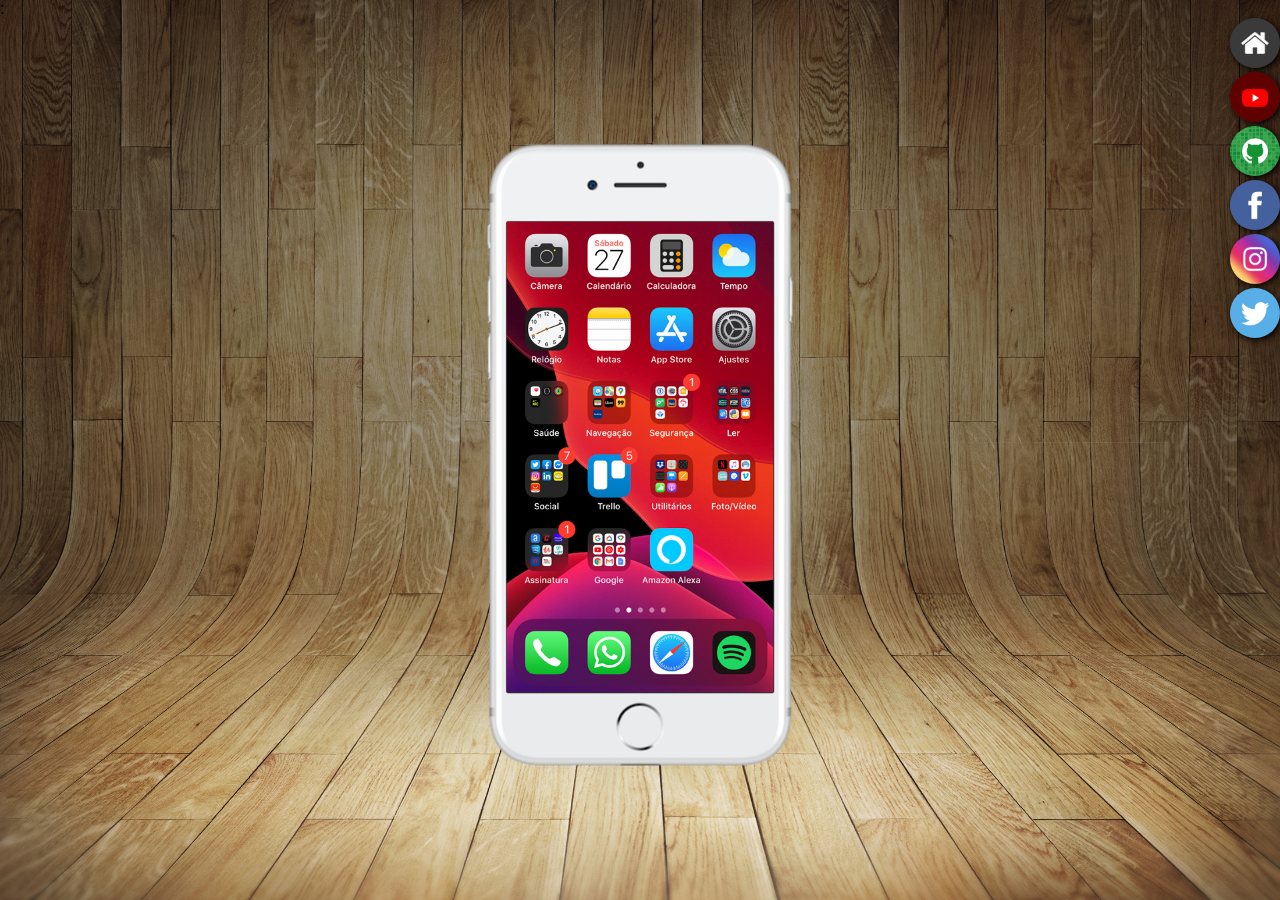
<file: index.html>
<!DOCTYPE html>
<html lang="pt-br">
<head>
    <meta charset="UTF-8">
    <meta http-equiv="X-UA-Compatible" content="IE=edge">
    <meta name="viewport" content="width=device-width, initial-scale=1.0">
    <link rel="shortcut icon" href="imagens/favicon.ico" type="image/x-icon">
    <link rel="stylesheet" href="estilos/style.css">:
    <title>Document</title>
</head>
<body>
    <main>
        <section id= telefone>
            <iframe src="home.html" frameborder="0" name="tela" id="tela"></iframe>
        </section>
        <section id="redes-sociais">
            <a href="home.html" target="tela"><img src="imagens/logo-home.jpg" alt=""></a> <br>
            <a href="youtube.html" target="tela"><img src="imagens/logo-youtube.jpg" alt=""></a> <br>
            <a href="Github.html" target="tela"><img src="imagens/logo-github.jpg" alt=""></a> <br>
            <a href="Facebook.html" target="tela"><img src="imagens/logo-facebook.jpg" alt=""></a> <br>
            <a href="Instagram.html" target="tela"><img src="imagens/logo-instagram.jpg" alt=""></a> <br>
            <a href="twitter.html" target="tela"><img src="imagens/logo-twitter.jpg" alt=""></a>
        </section>
    </main>
</body>
</html>
</file>
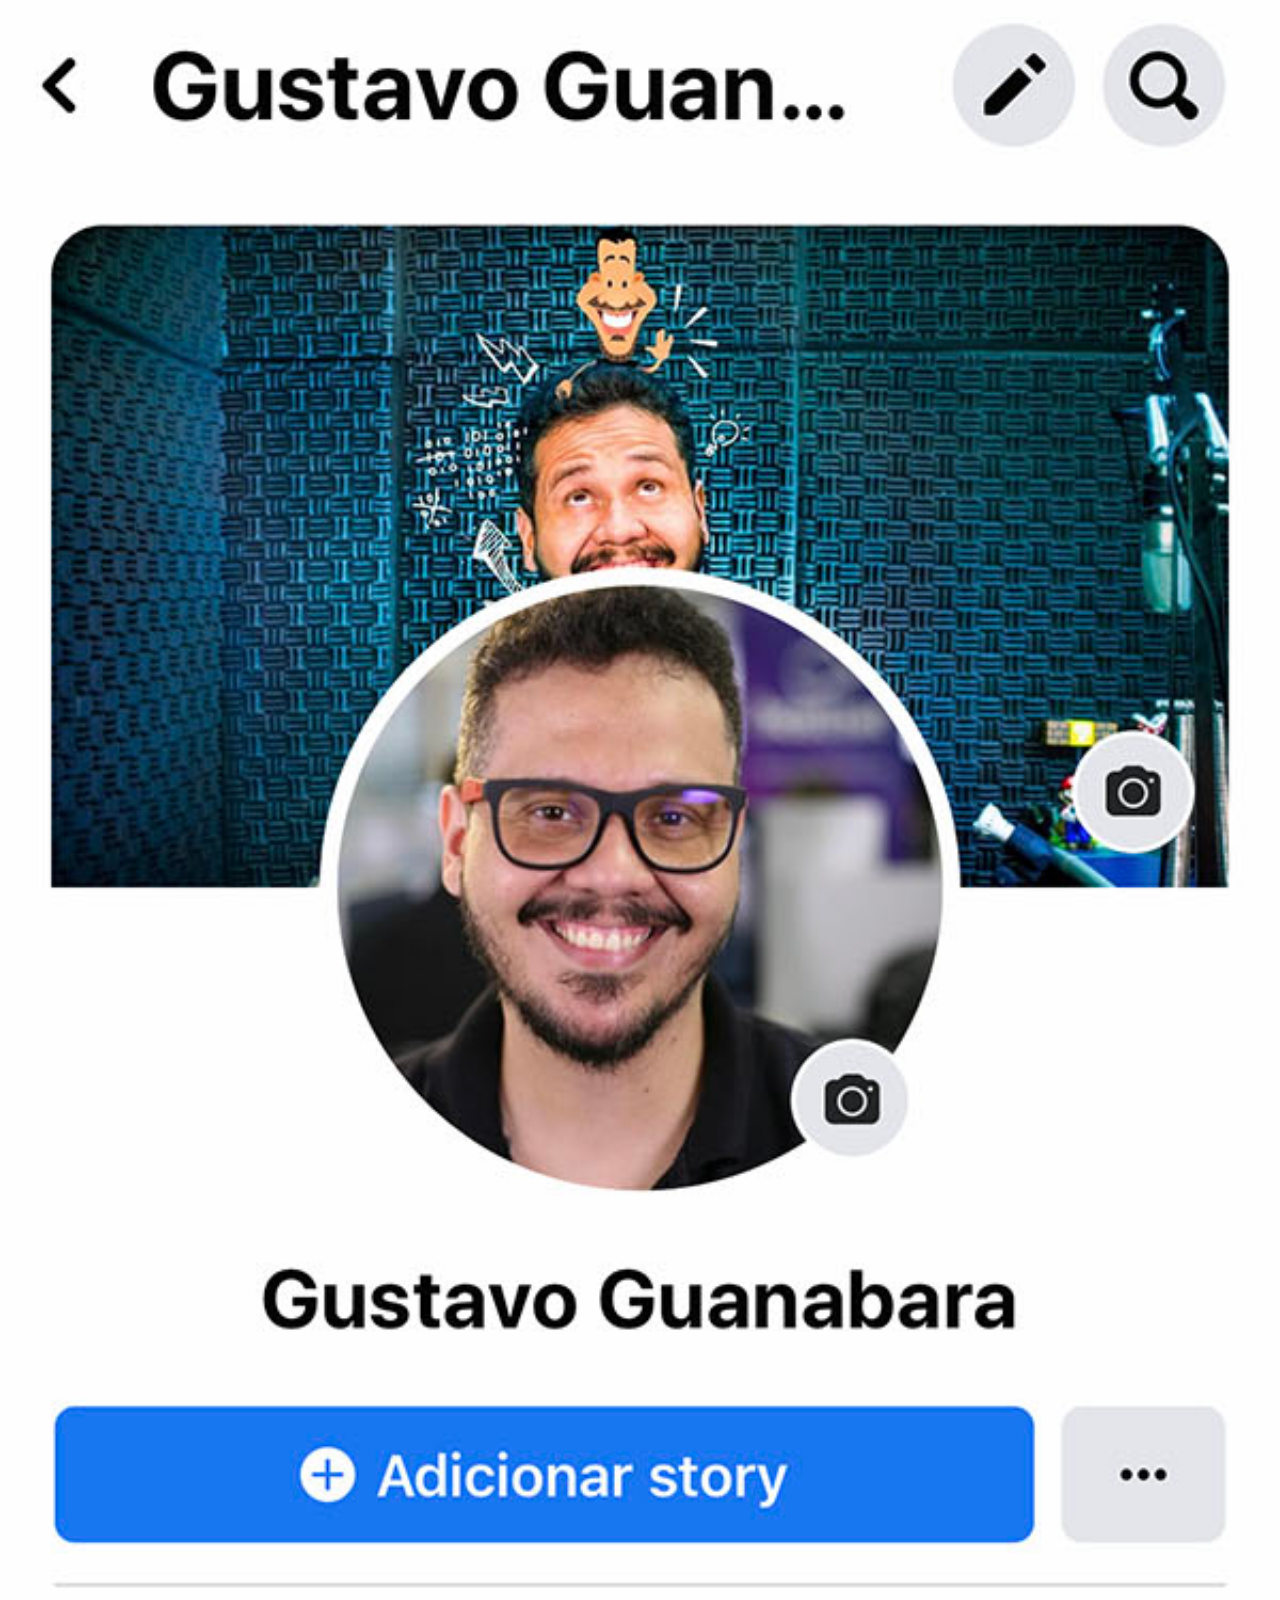
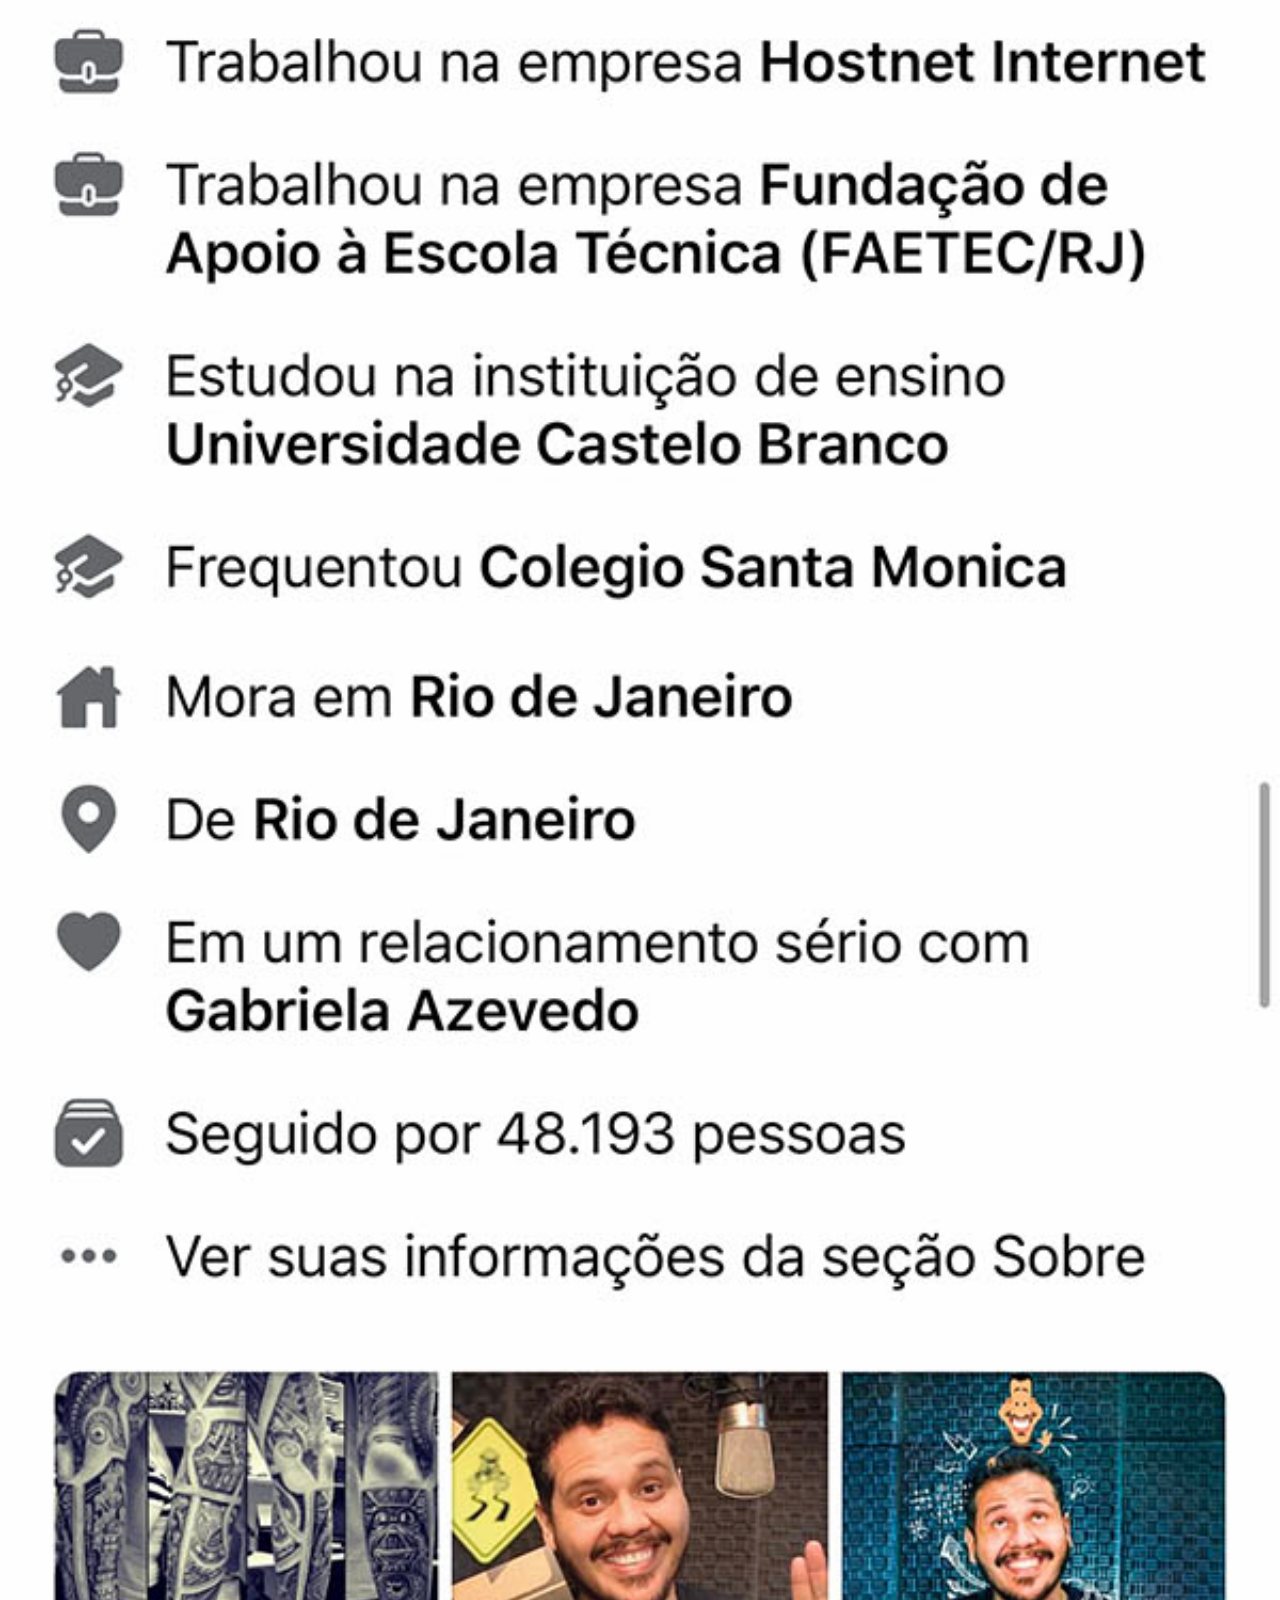
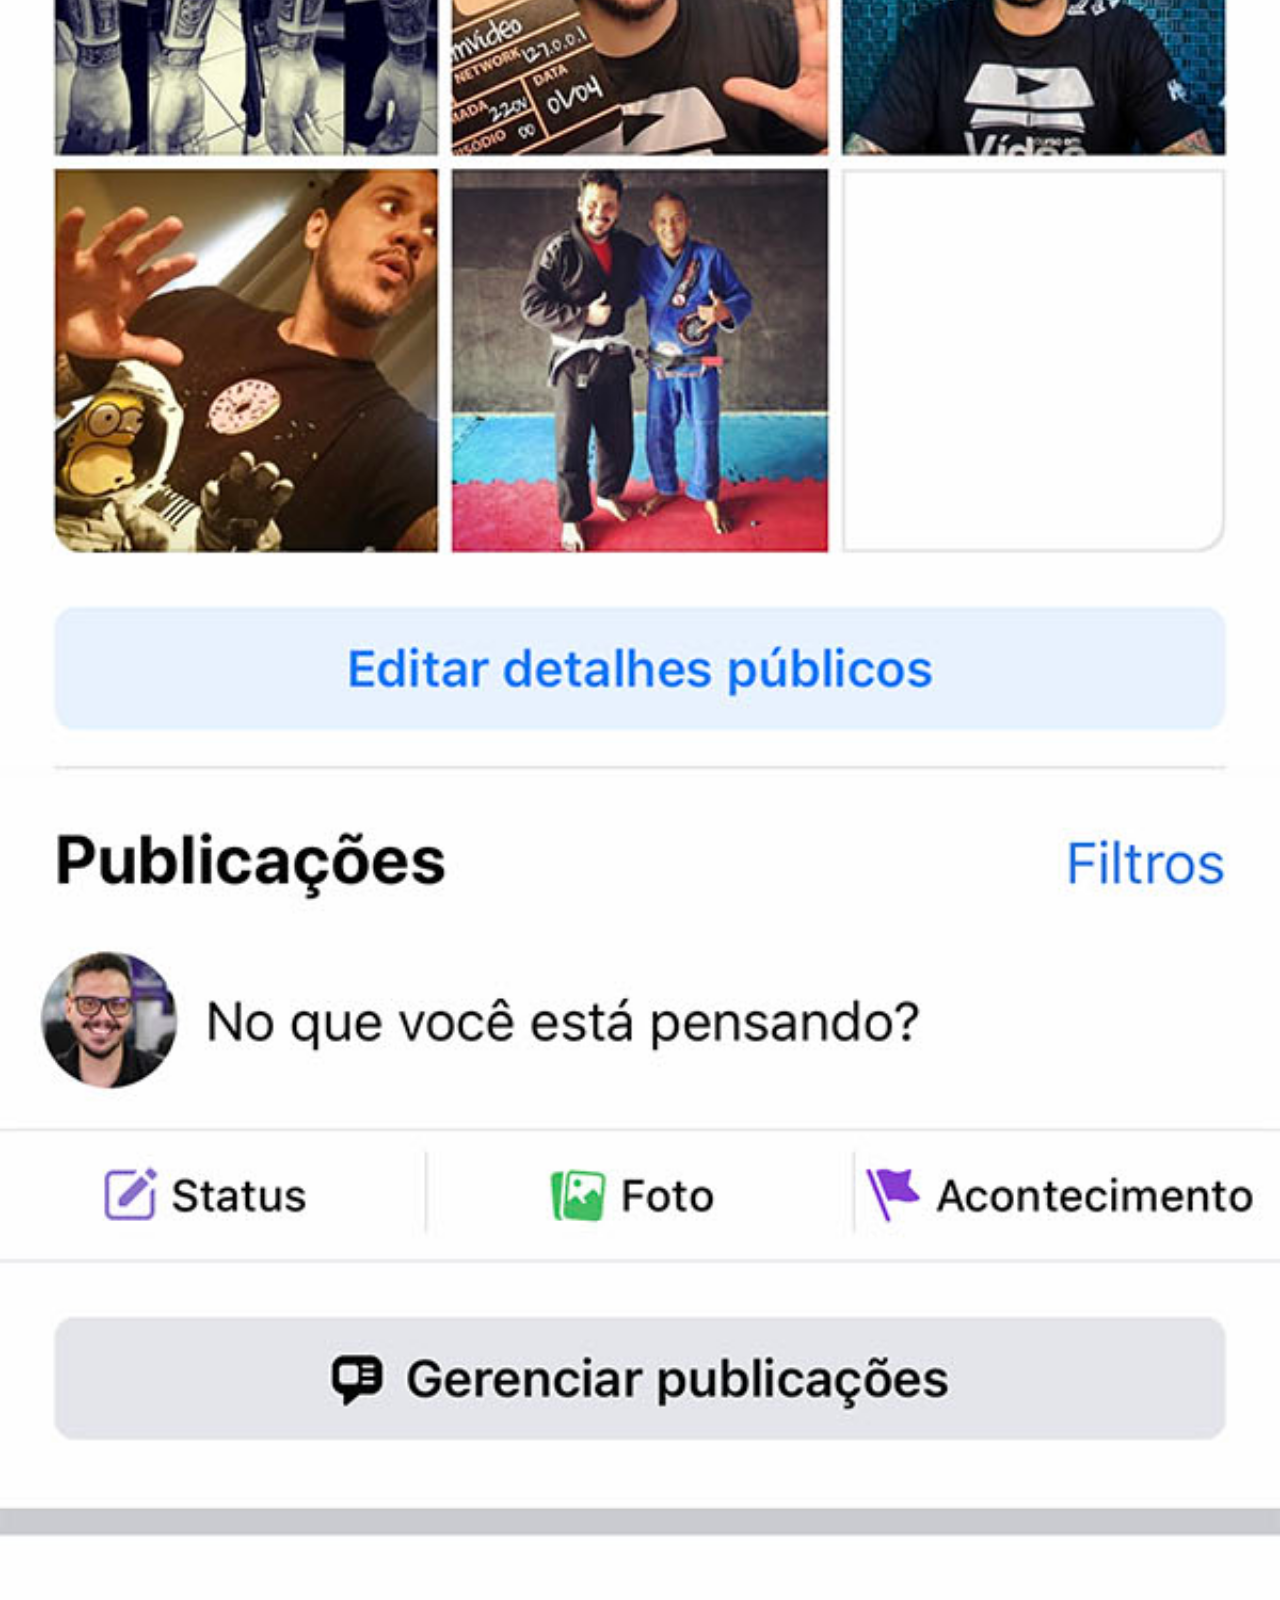
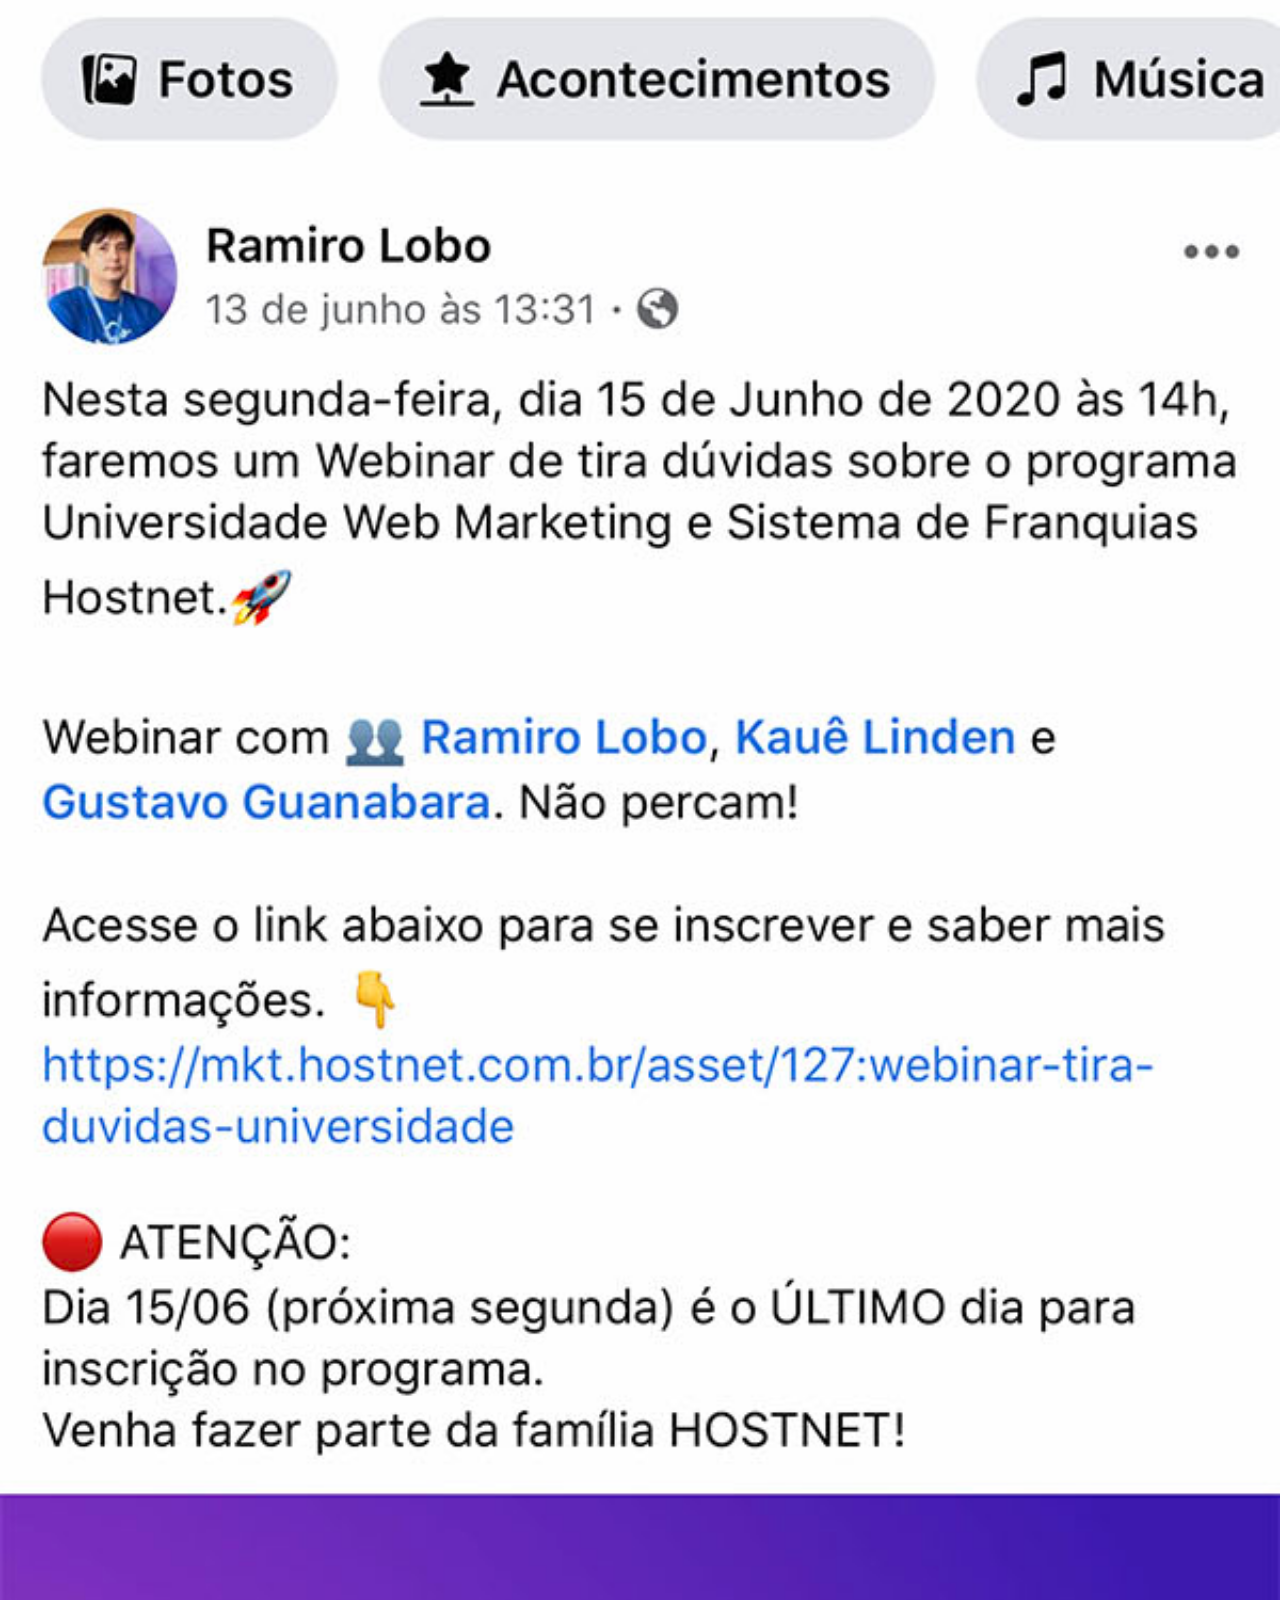
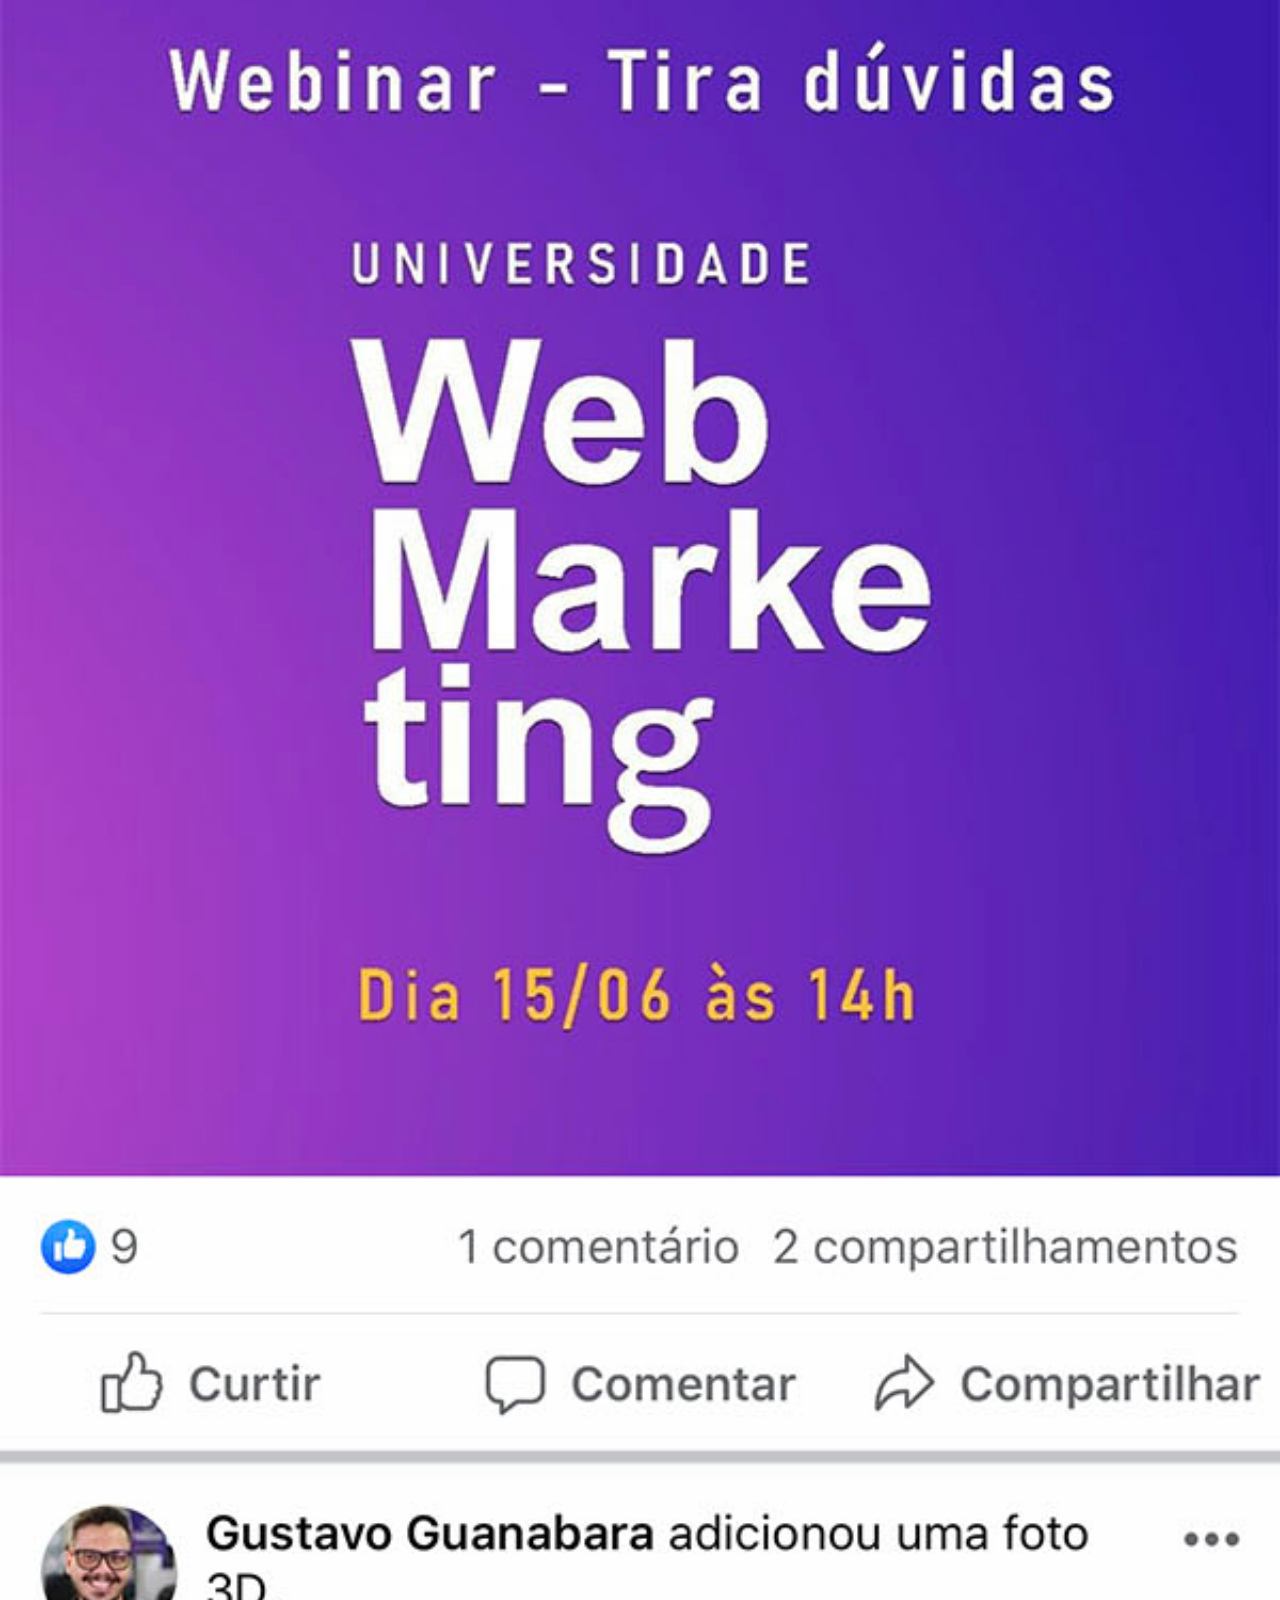
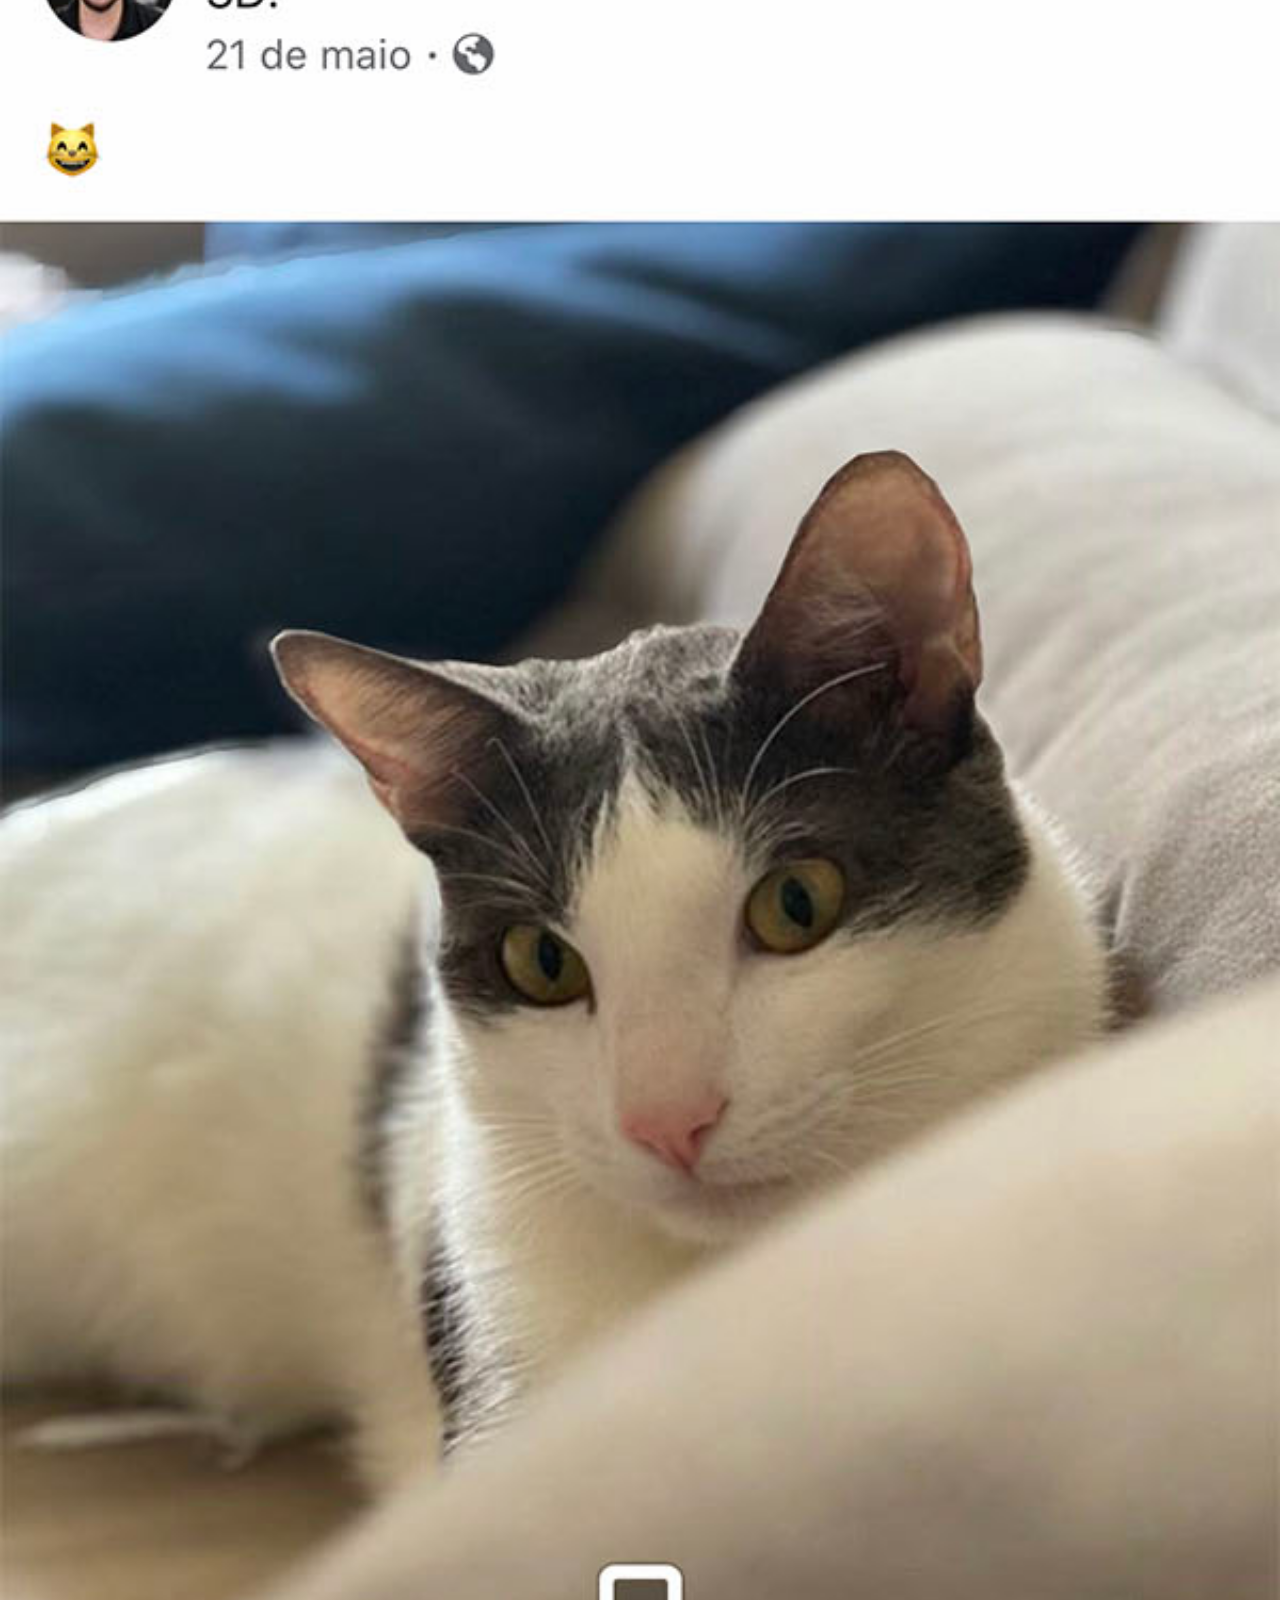
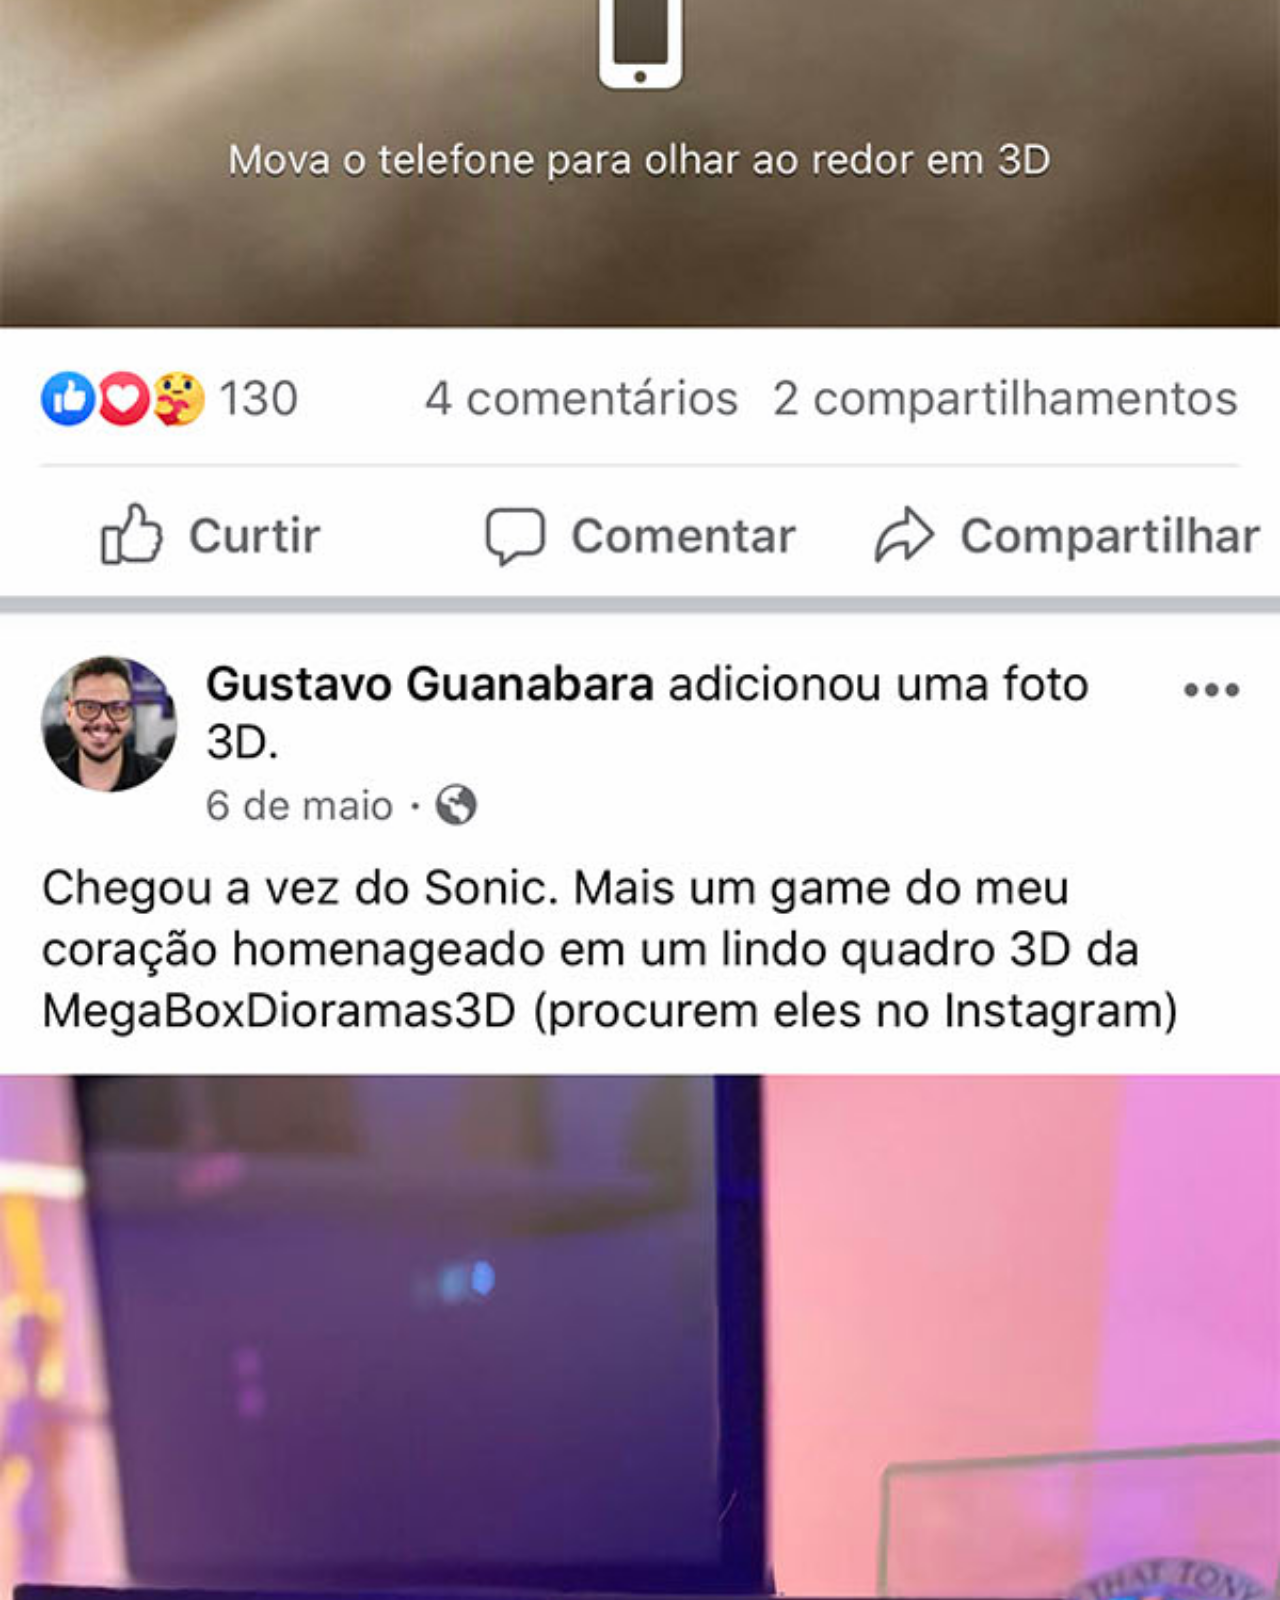
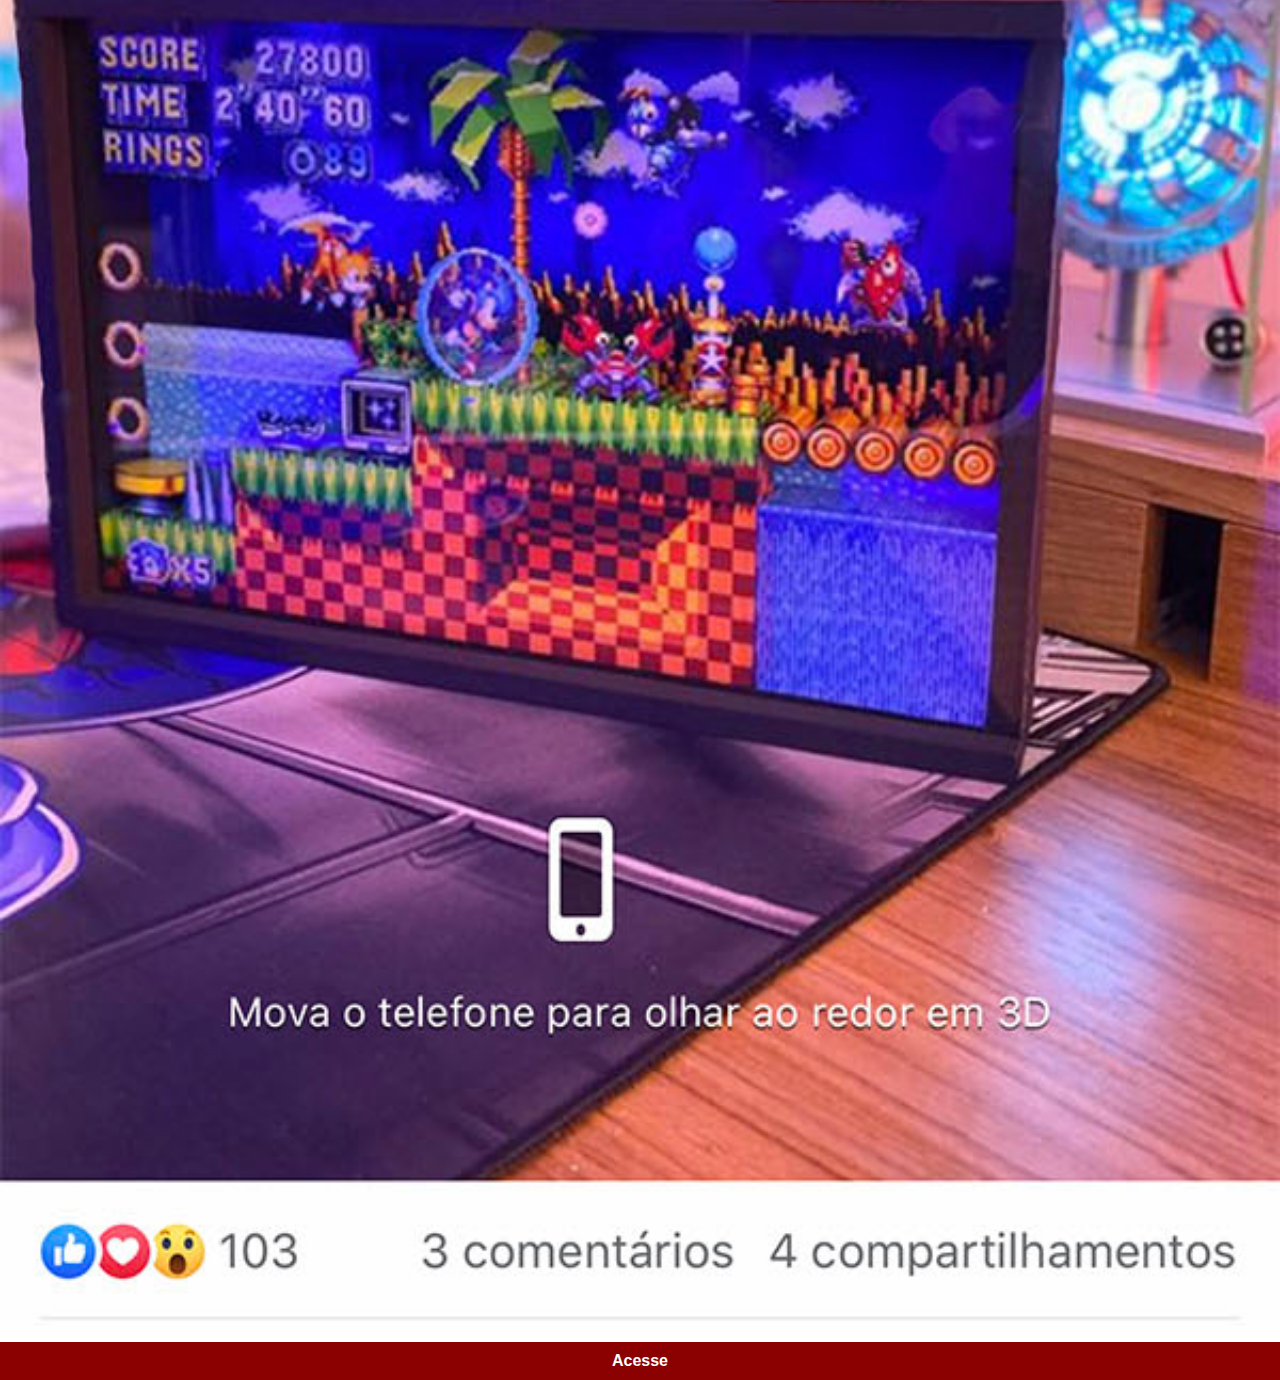
<file: Facebook.html>
<!DOCTYPE html>
<html lang="en">
<head>
    <meta charset="UTF-8">
    <meta http-equiv="X-UA-Compatible" content="IE=edge">
    <meta name="viewport" content="width=device-width, initial-scale=1.0">
    <link rel="stylesheet" href="estilos/social.css">
    <title>Document</title>
</head>
<body>
    <img src="imagens/tela-facebook.jpg" alt="Facebook">
    <a href="https://www.facebook.com/gustavoguanabara" target="_blank">Acesse</a>
</body>
</html>
</file>
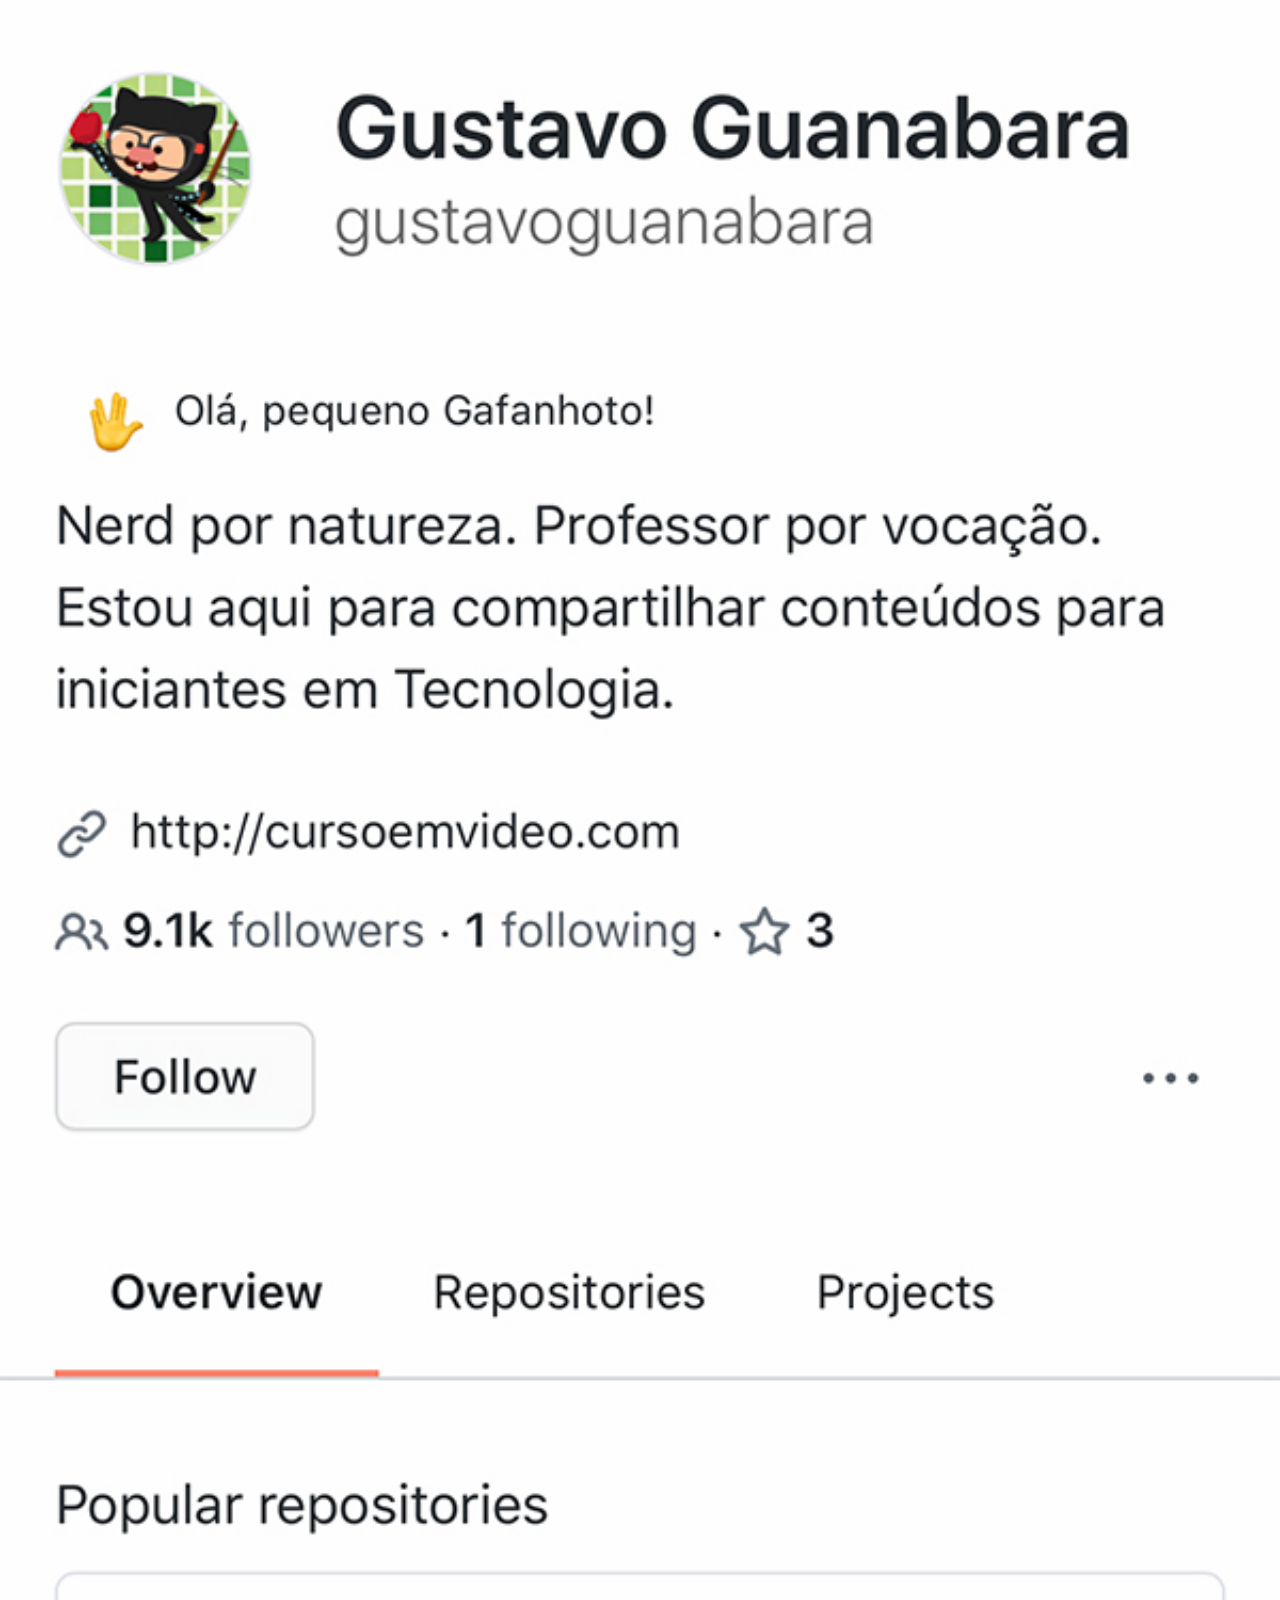
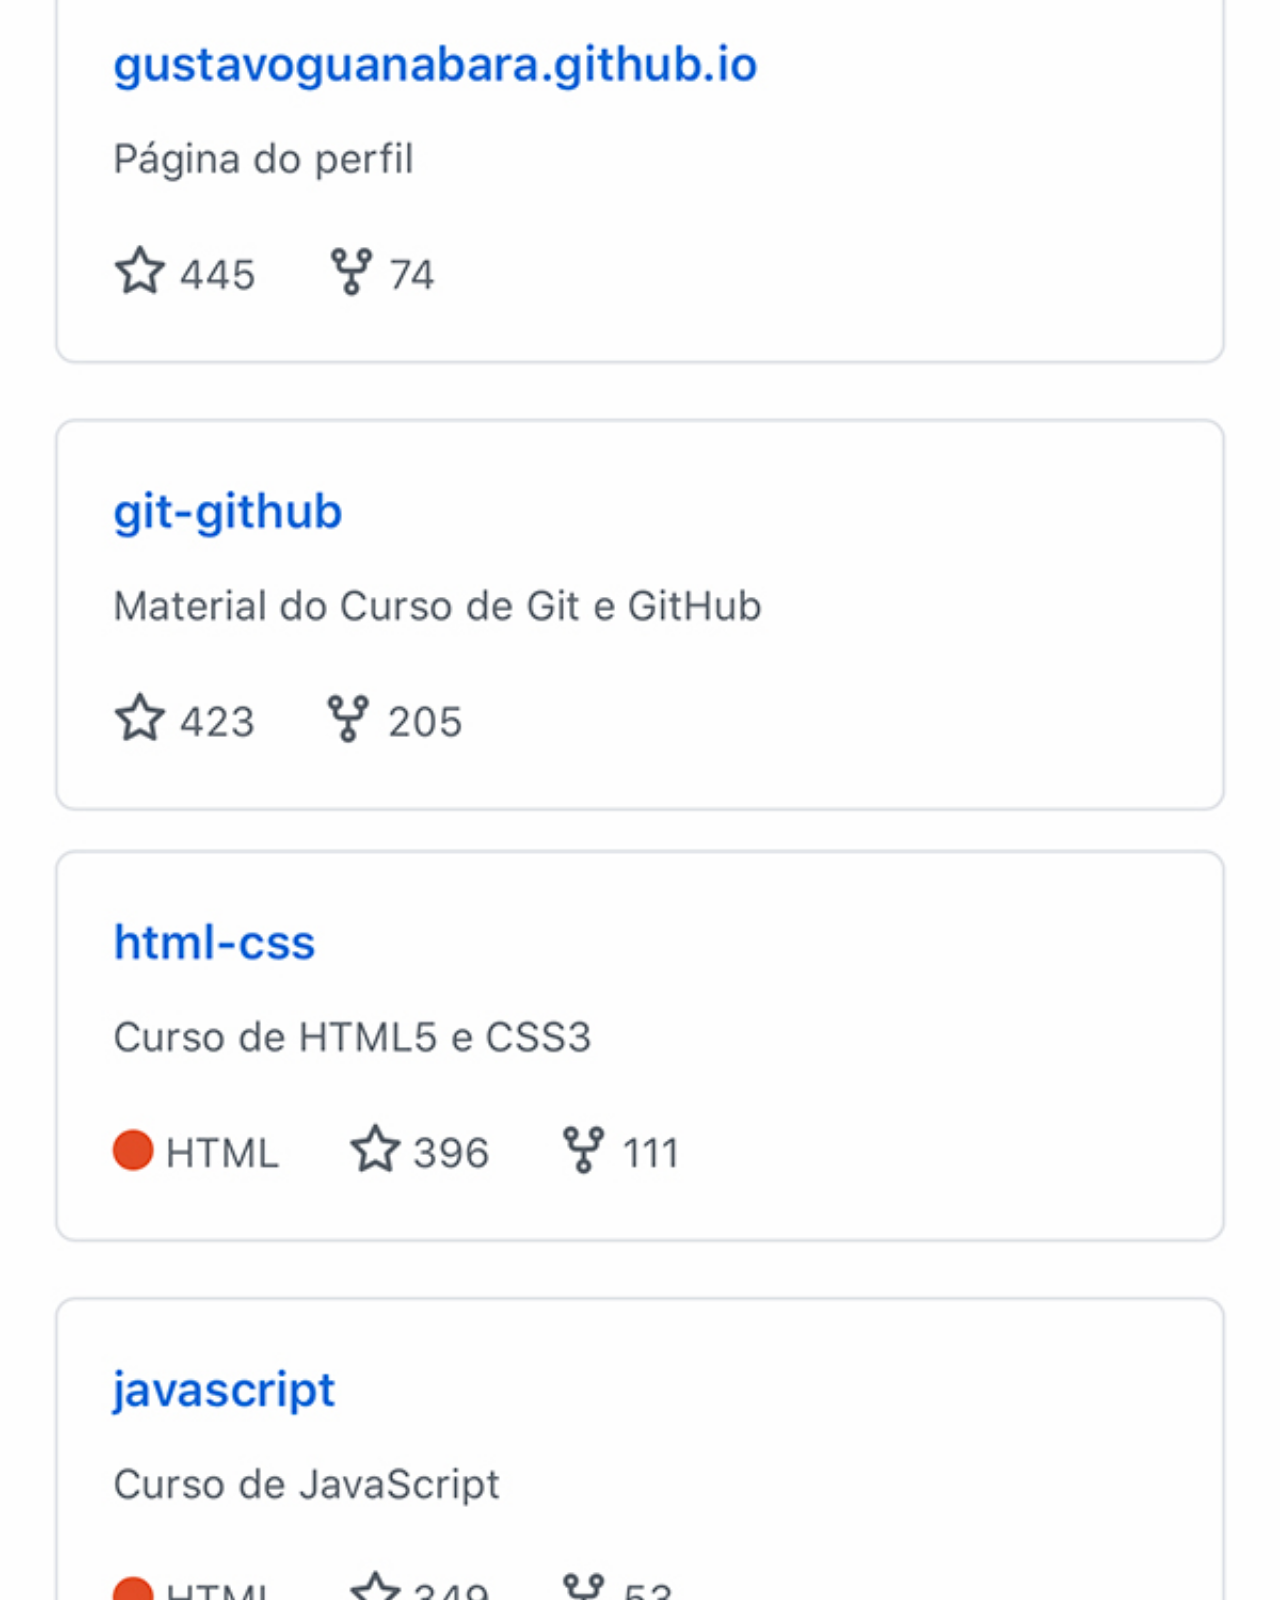
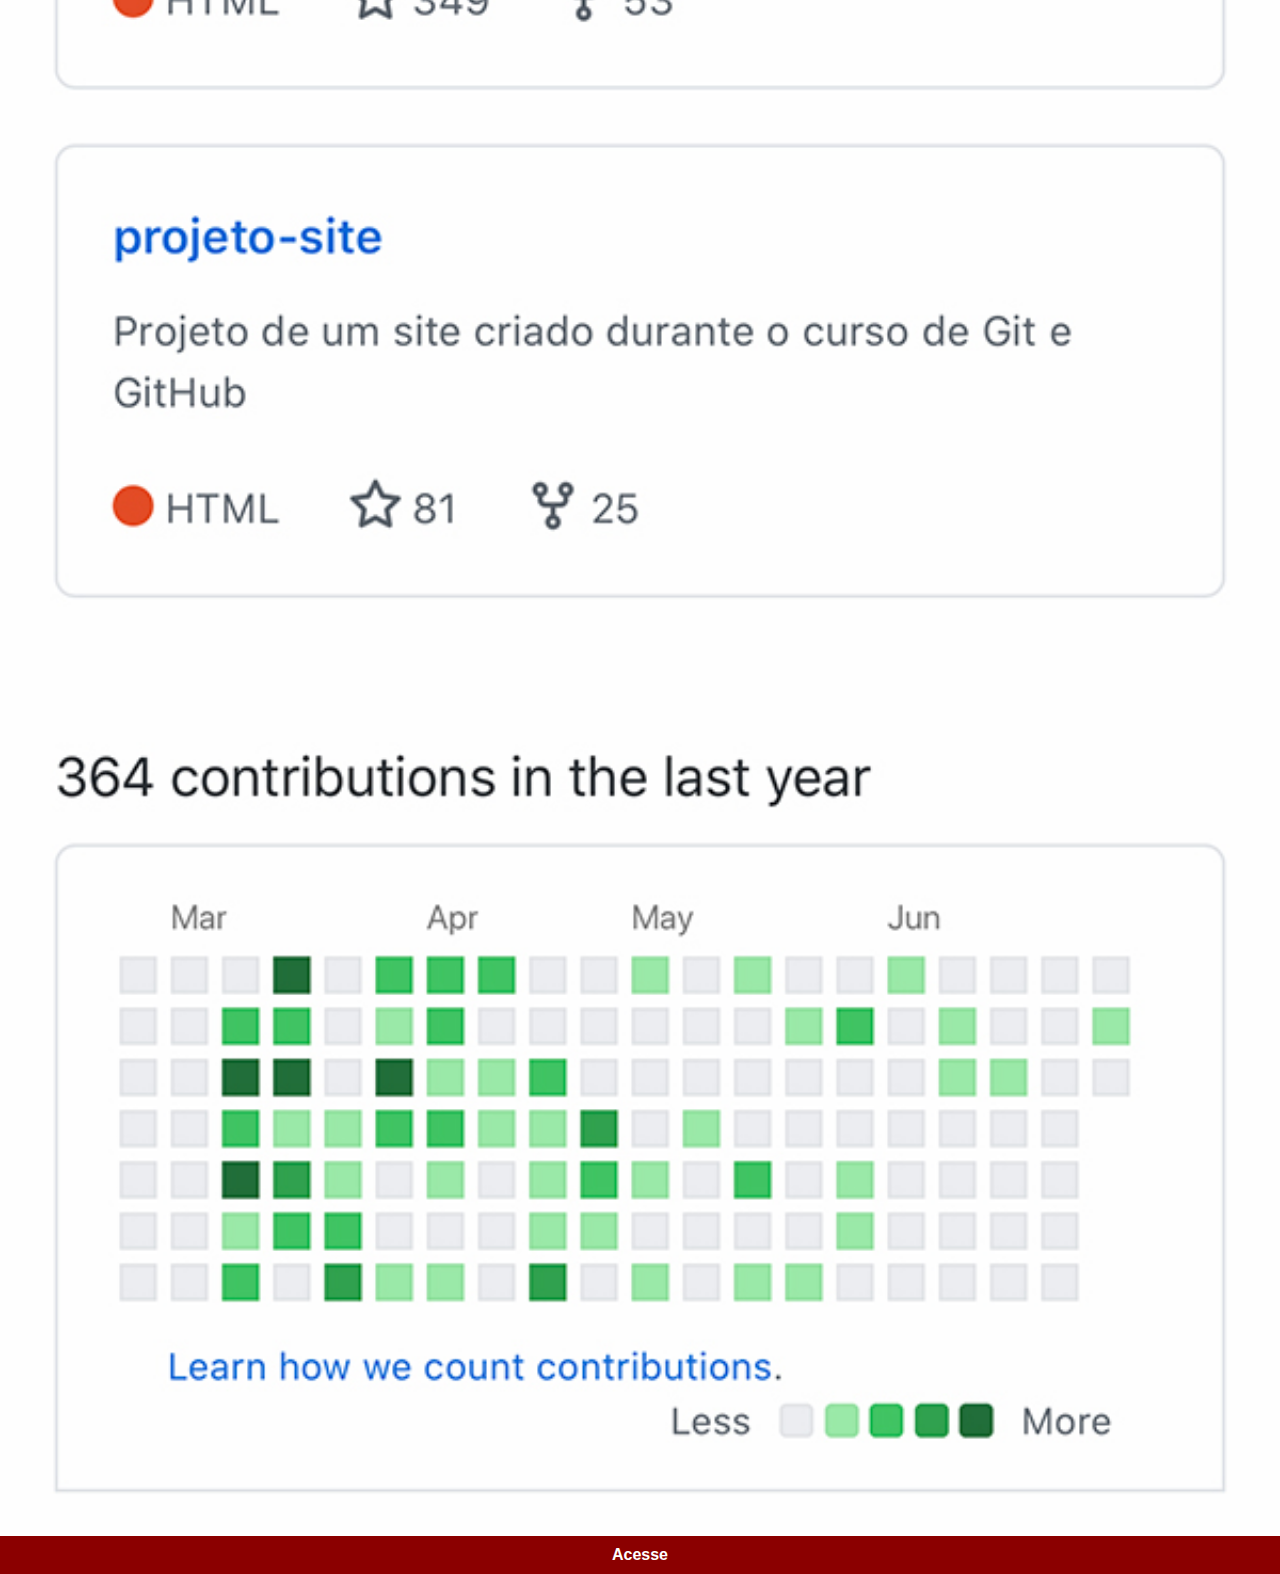
<file: Github.html>
<!DOCTYPE html>
<html lang="en">
<head>
    <meta charset="UTF-8">
    <meta http-equiv="X-UA-Compatible" content="IE=edge">
    <meta name="viewport" content="width=device-width, initial-scale=1.0">
    <link rel="stylesheet" href="estilos/social.css">
    <title>Document</title>
</head>
<body>
    <img src="imagens/tela-github.jpg" alt="GitHub">
    <a href="https://github.com/gustavoguanabara" target="_blank">Acesse</a>
</body>
</html>
</file>
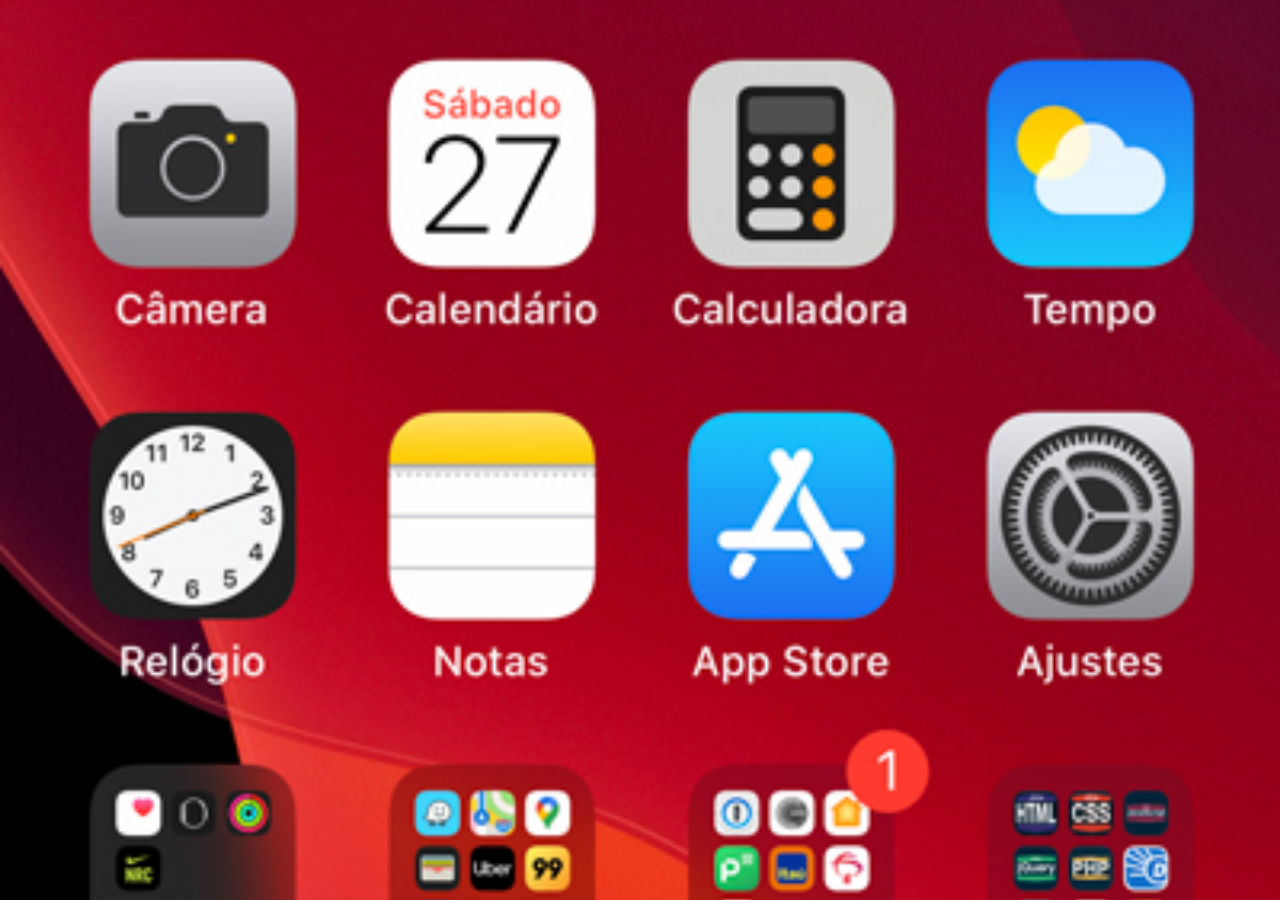
<file: home.html>
<!DOCTYPE html>
<html lang="pt-br">
<head>
    <meta charset="UTF-8">
    <meta http-equiv="X-UA-Compatible" content="IE=edge">
    <meta name="viewport" content="width=device-width, initial-scale=1.0">
    <title>Home</title>
    <style>
        *{
            margin: 0px;
            padding: 0px;
        }
        body{
            width: 100%;
            height: 100%;
            background: black url(imagens/tela-home.jpg) no-repeat top center;
            background-size: cover;
        }
    </style>
</head>
<body>
    
</body>
</html>
</file>
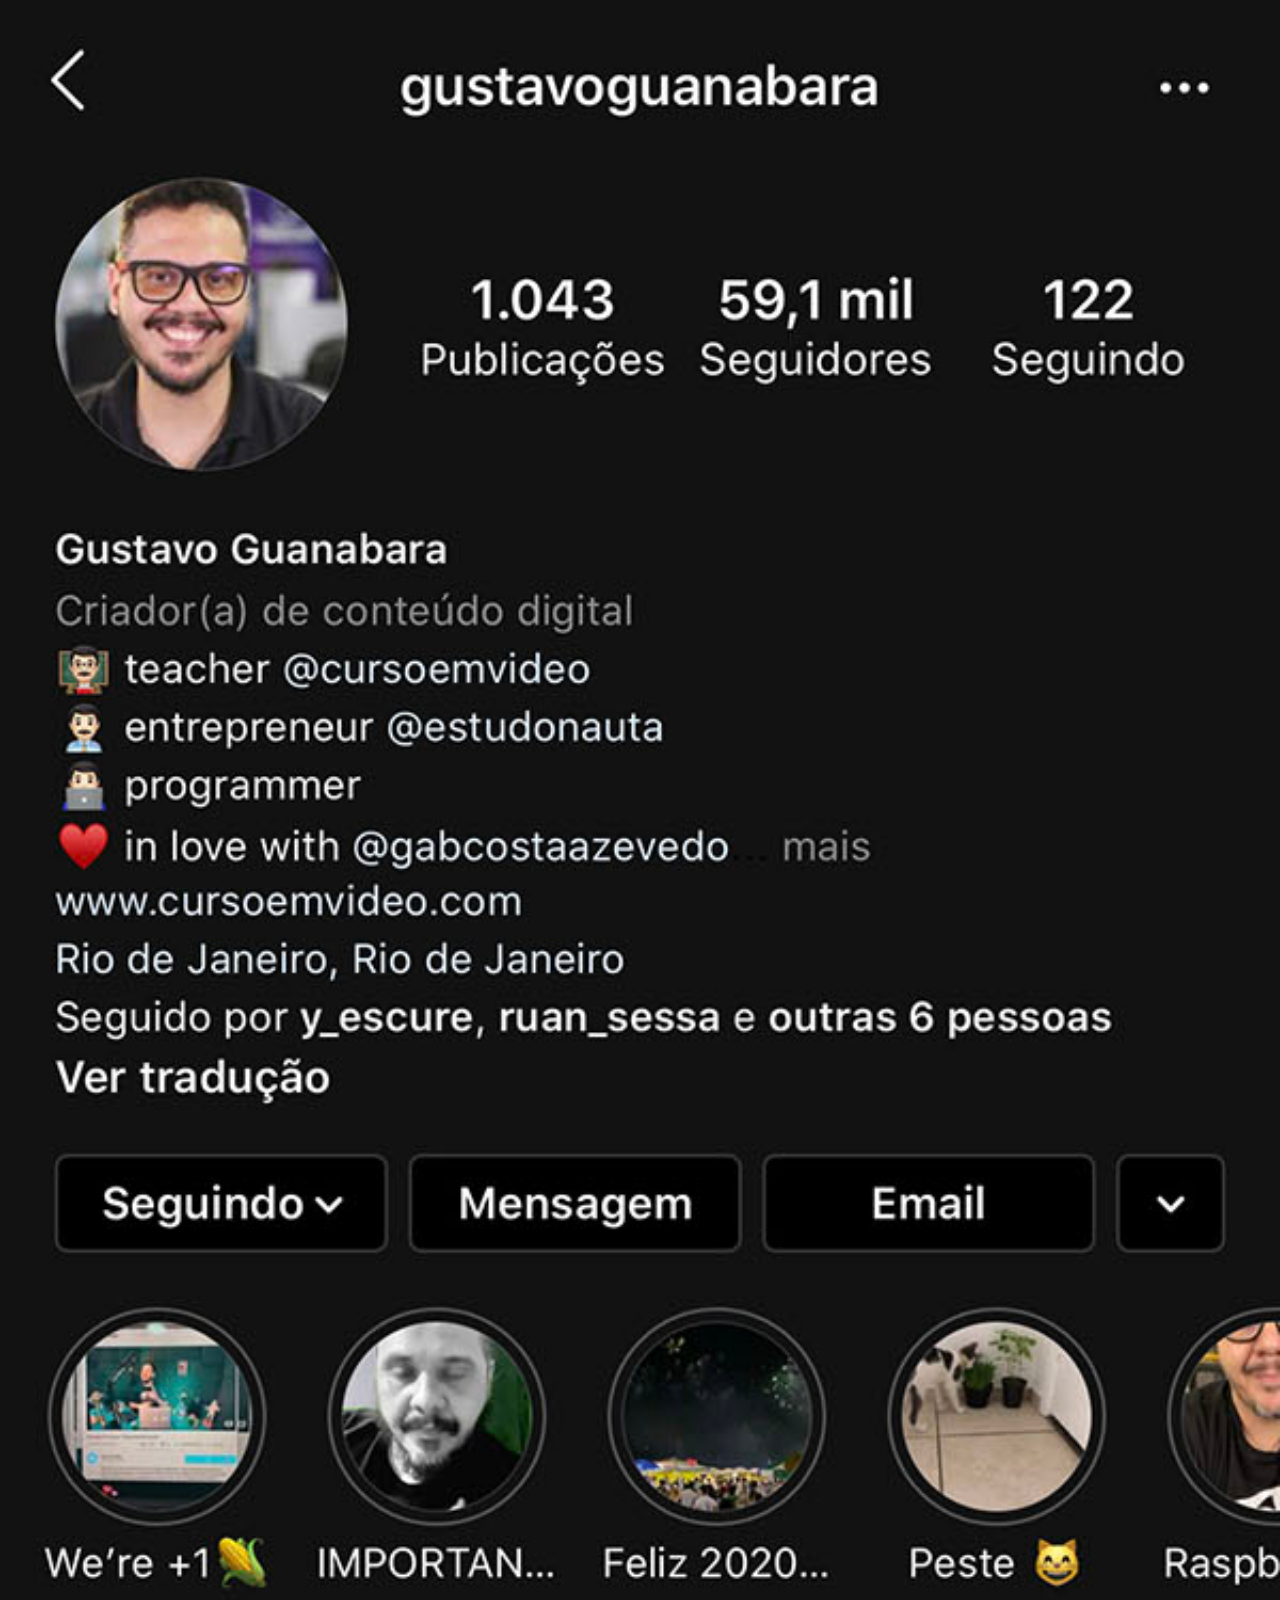
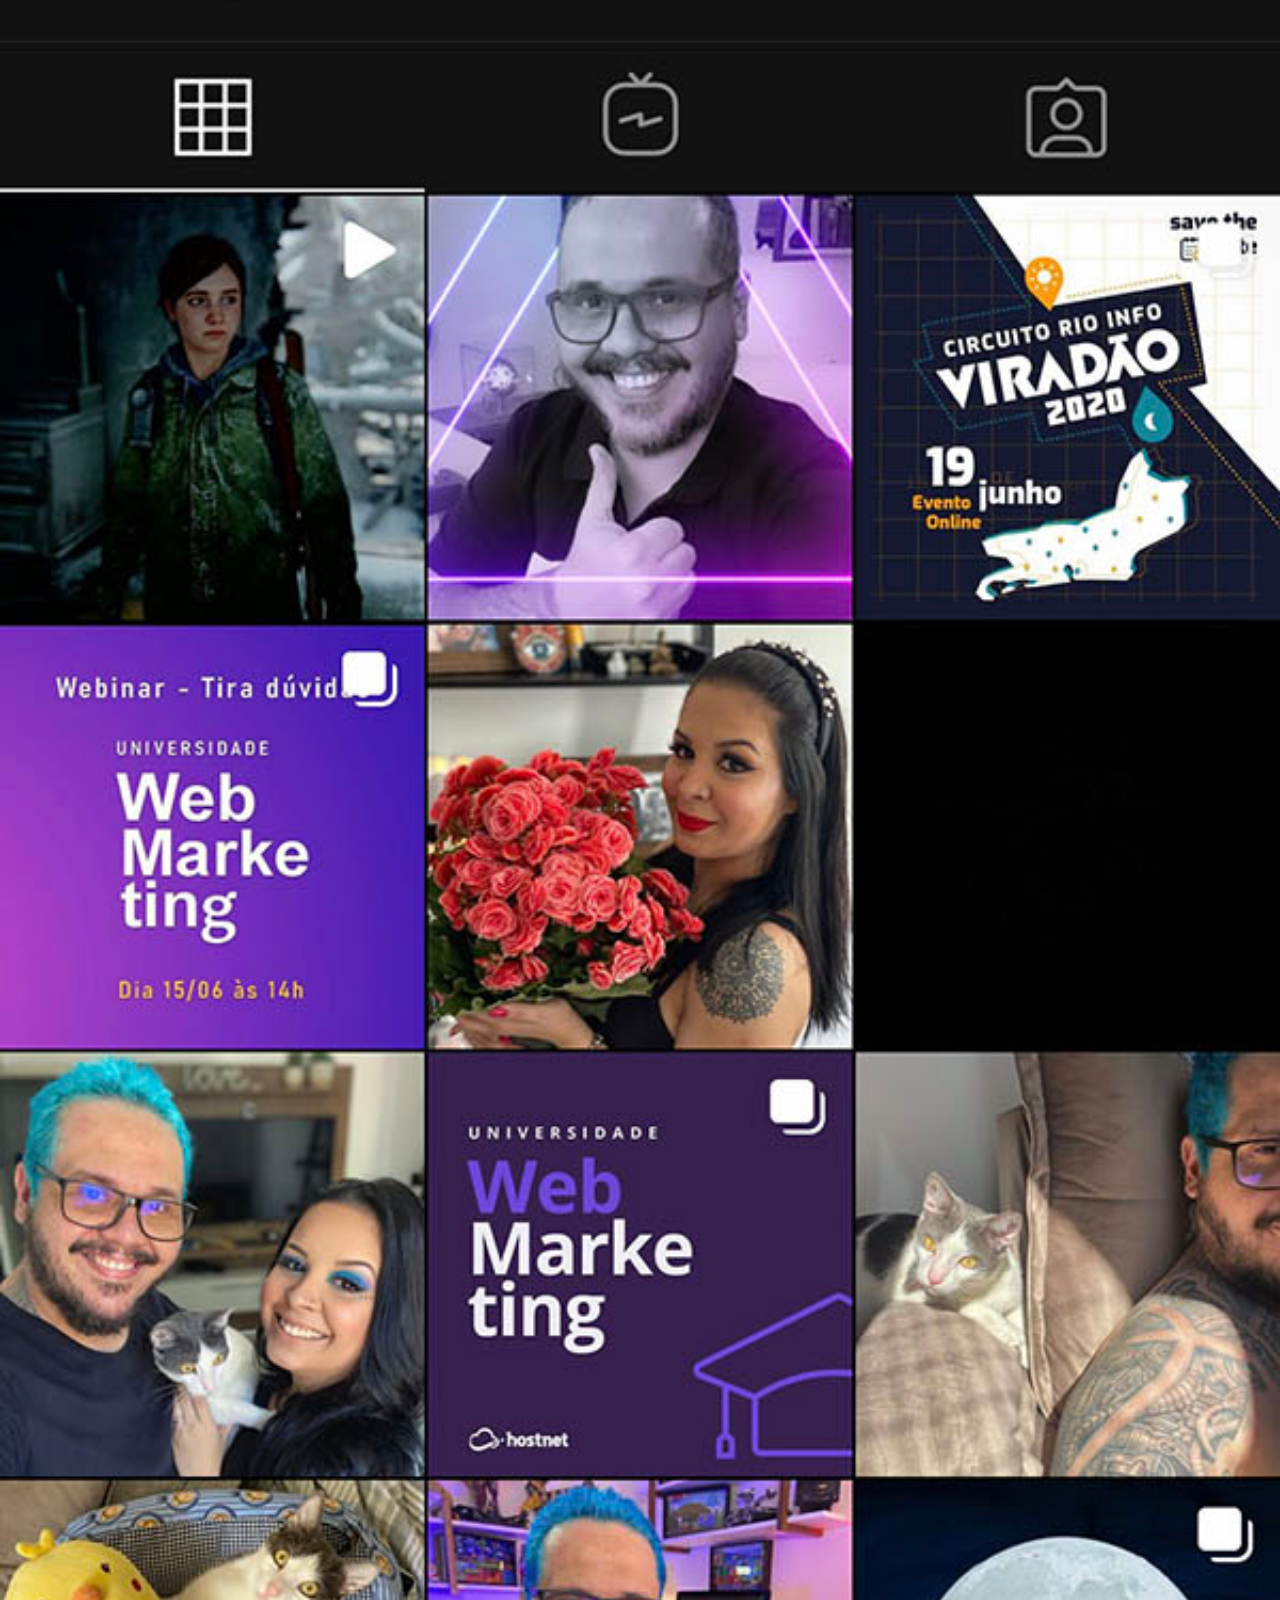
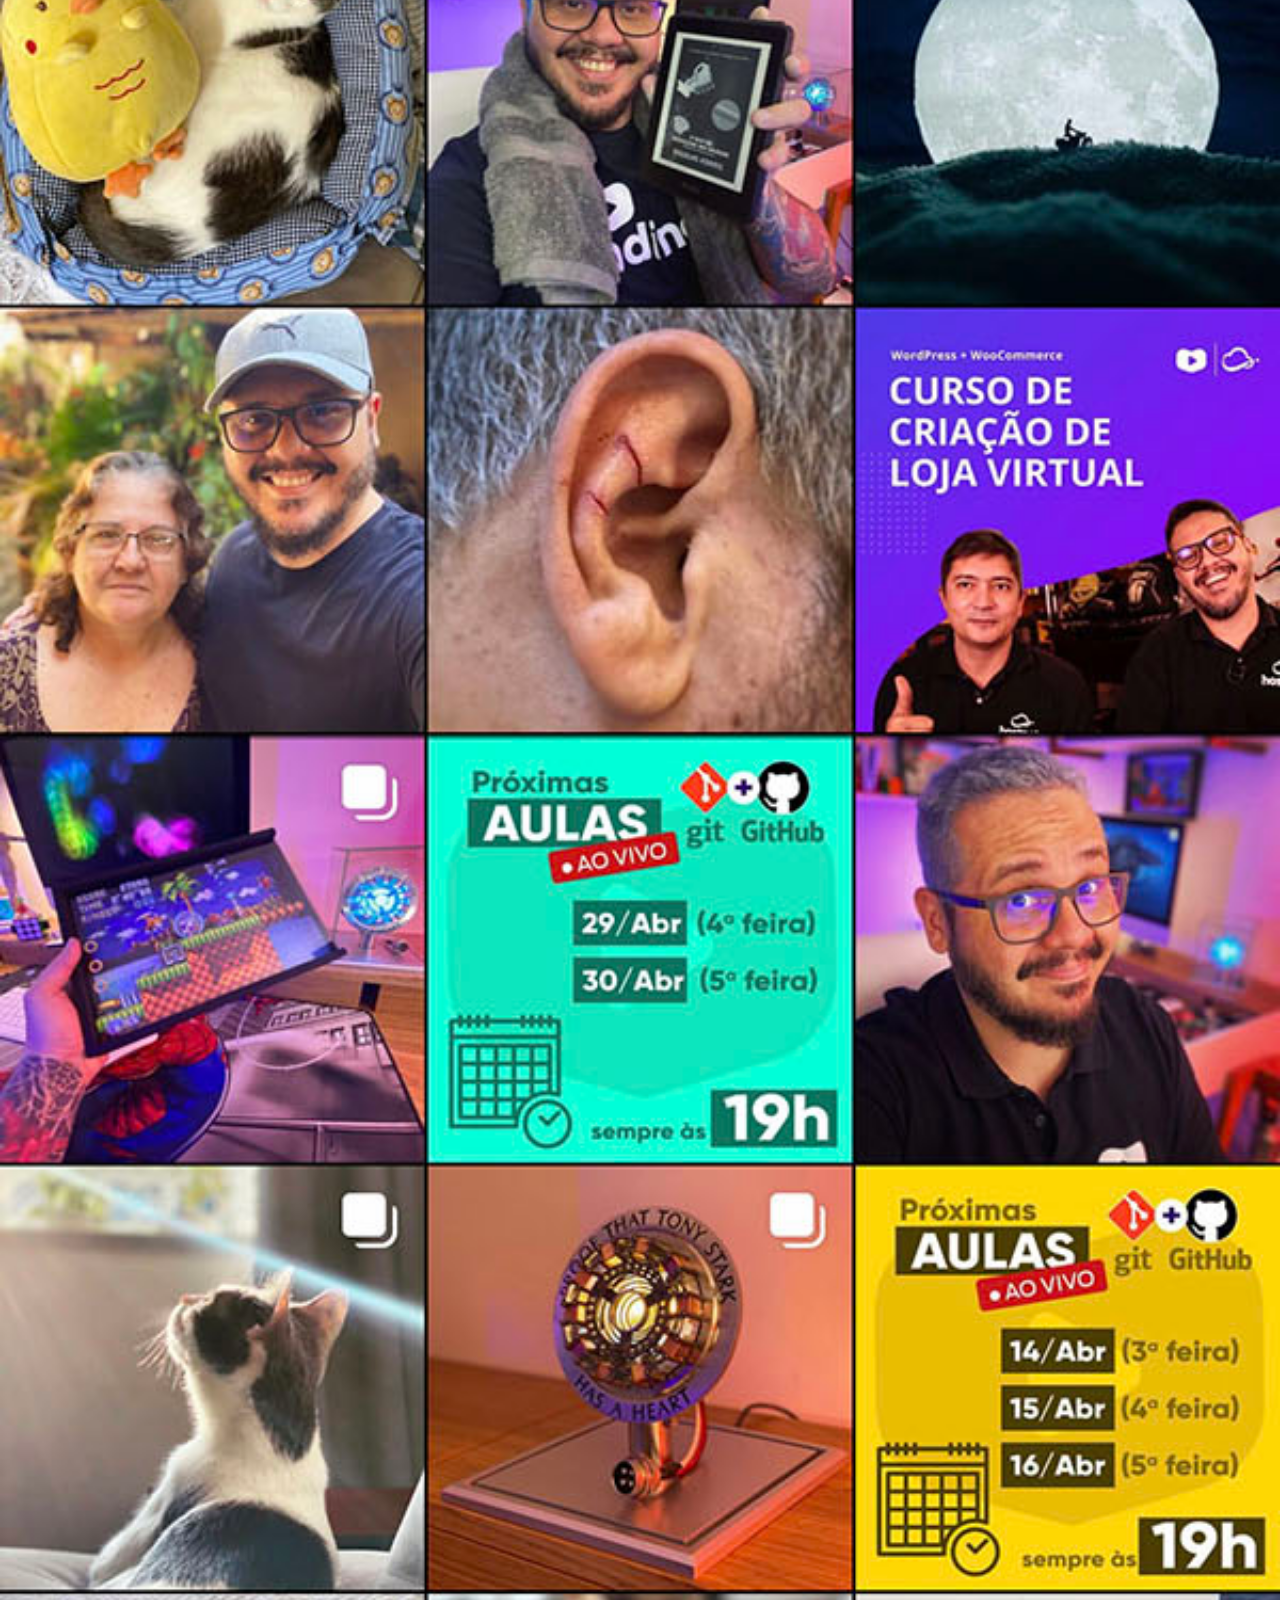
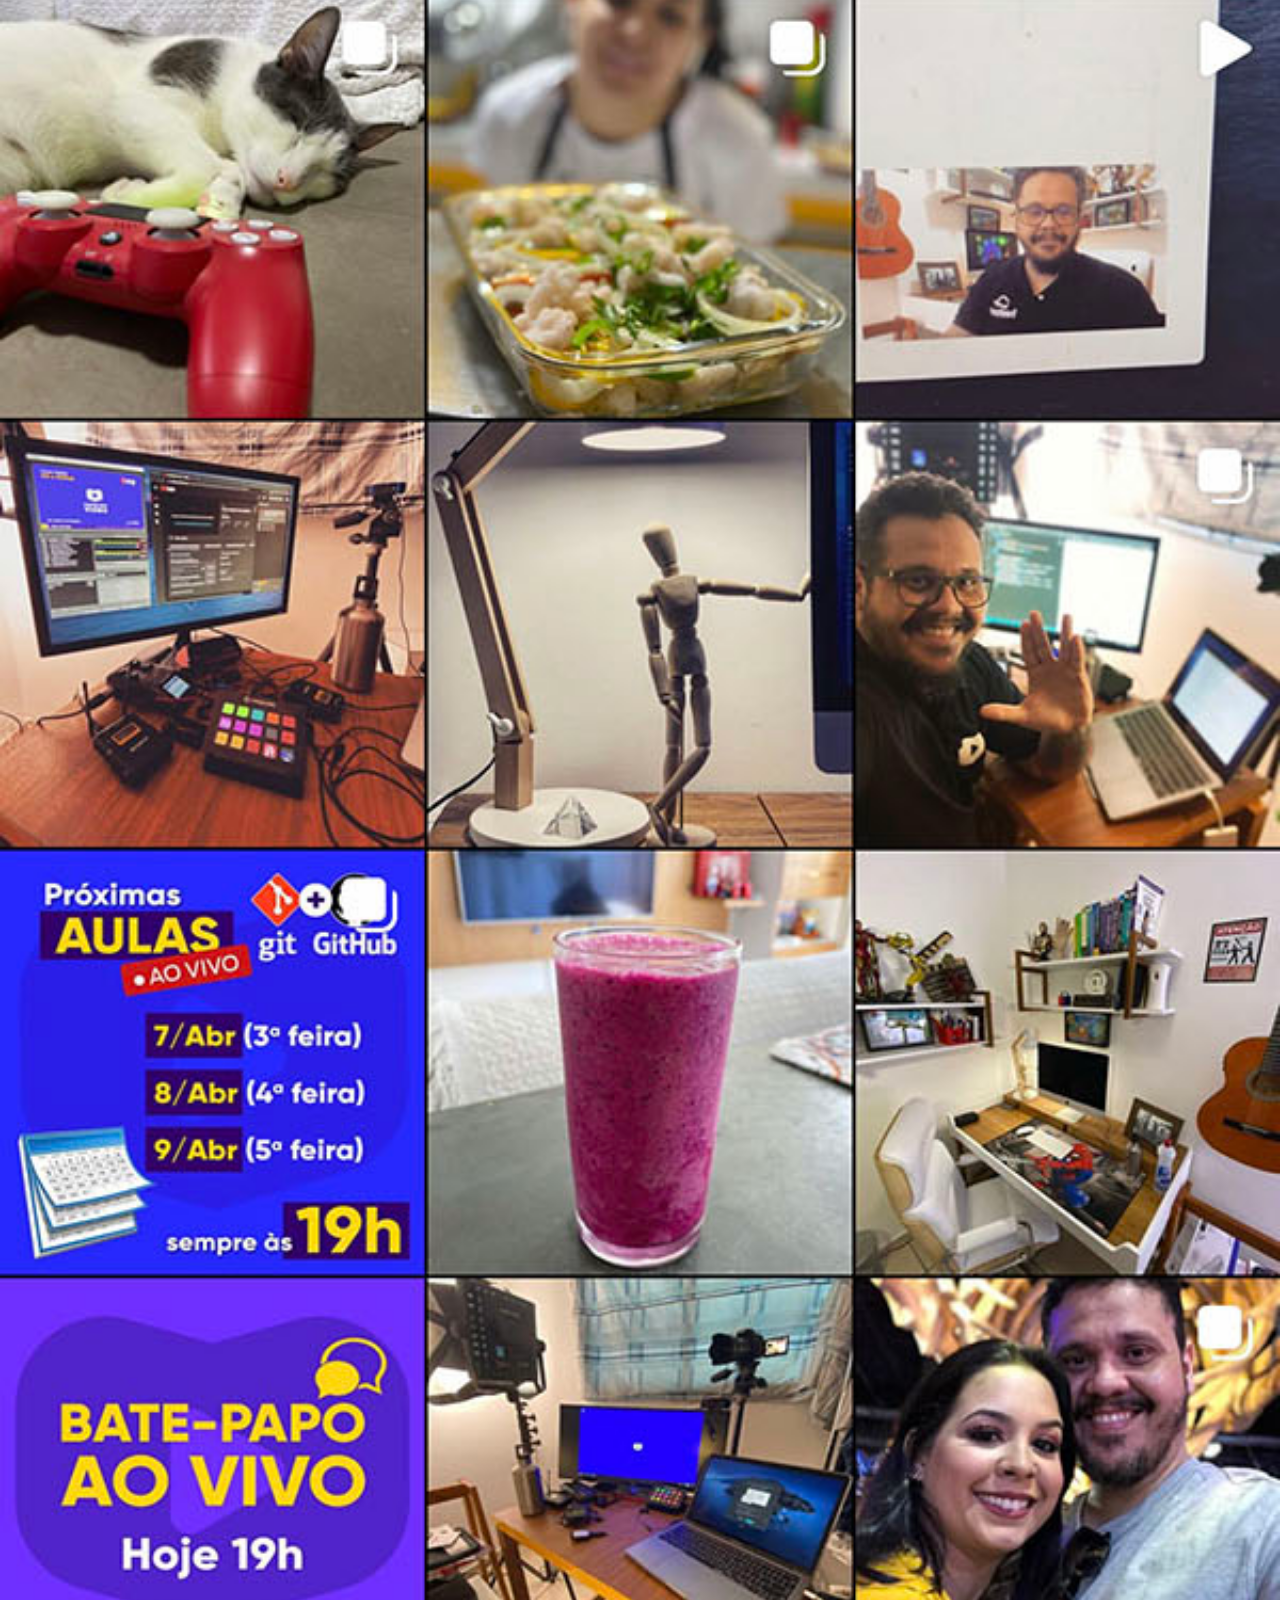
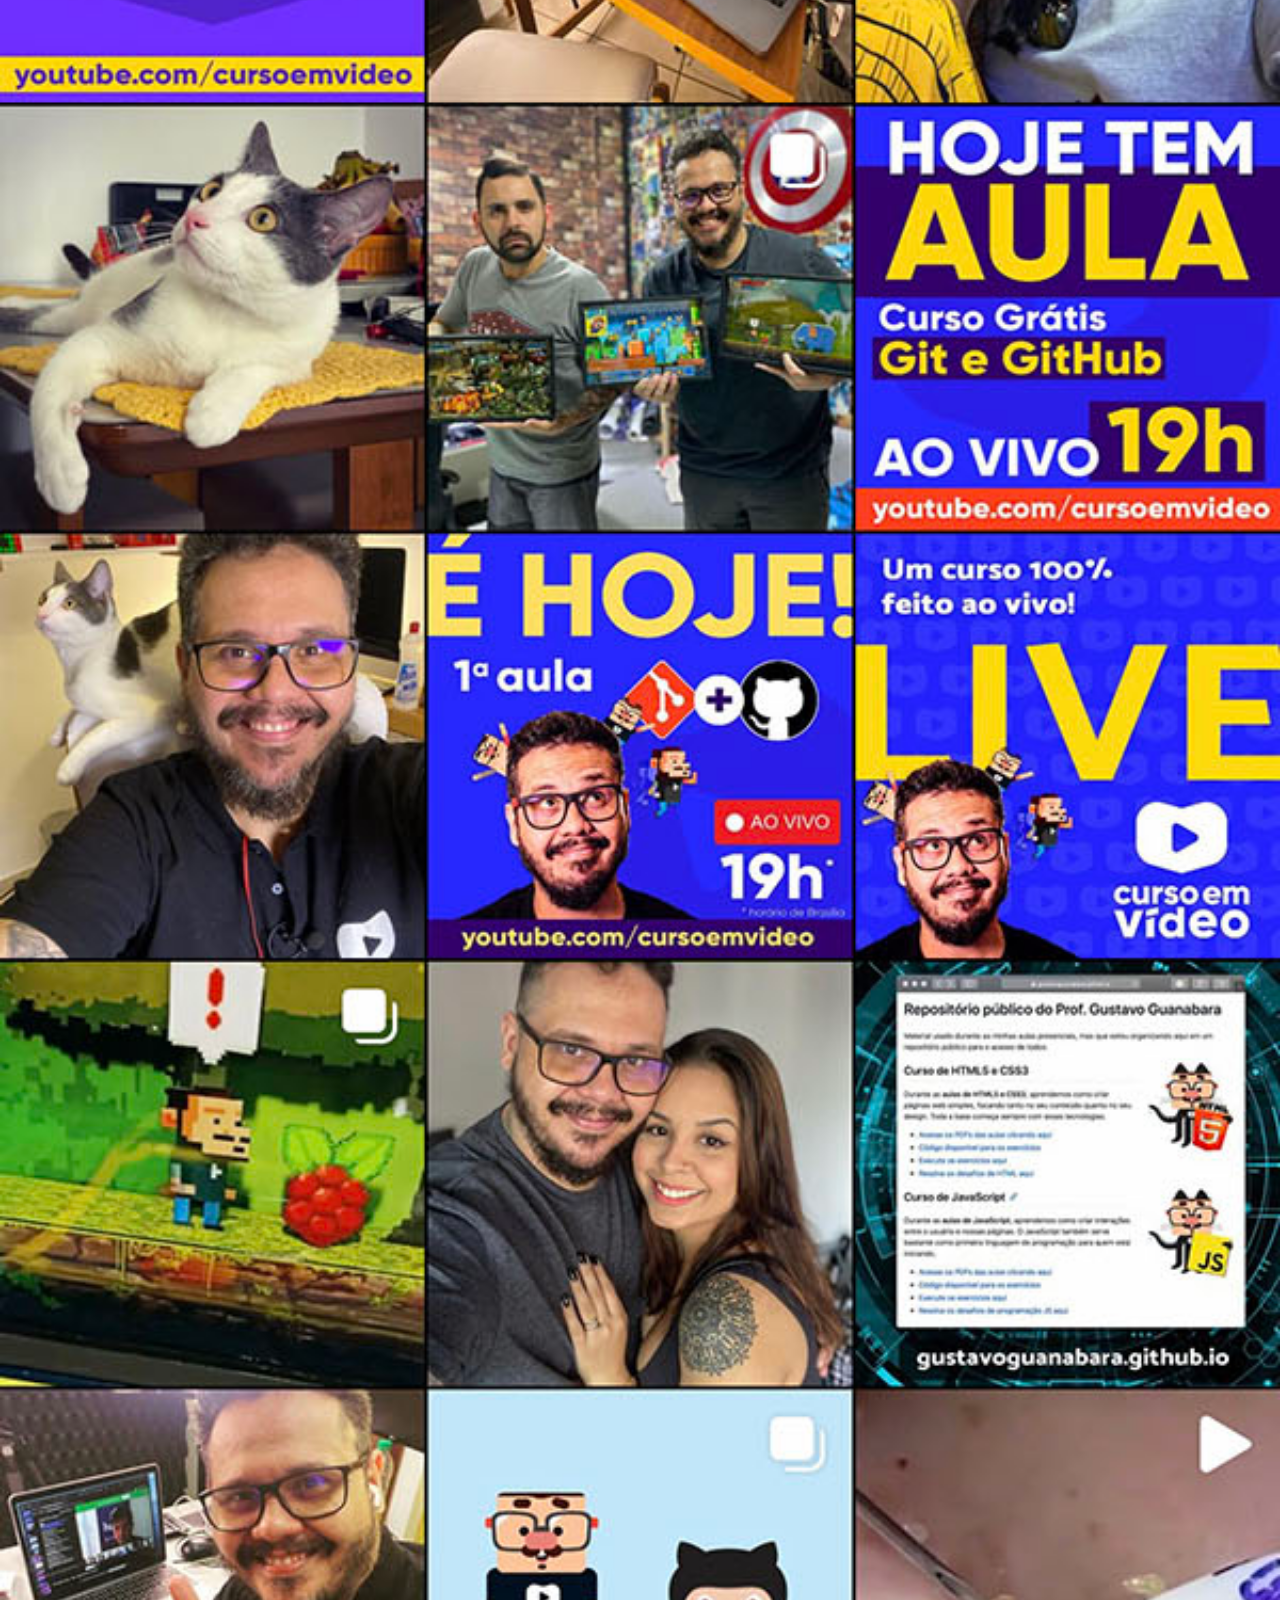
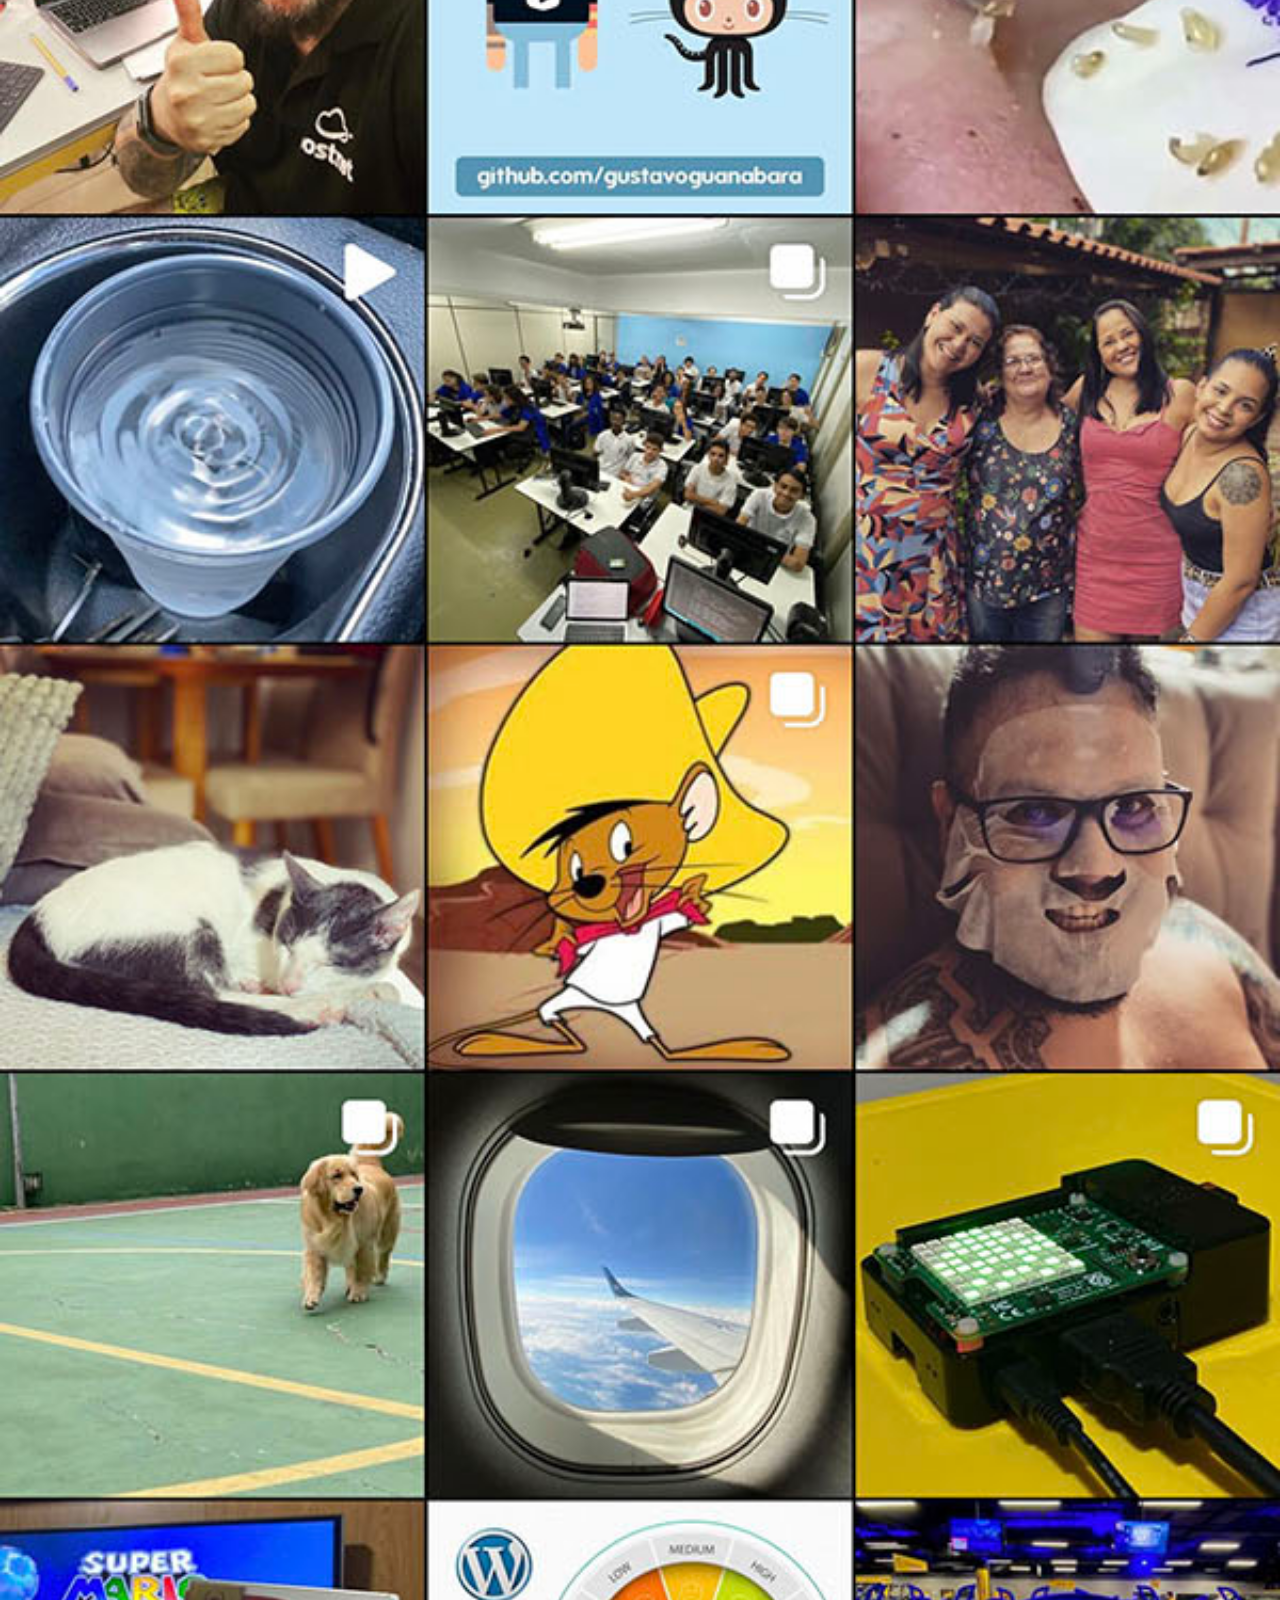
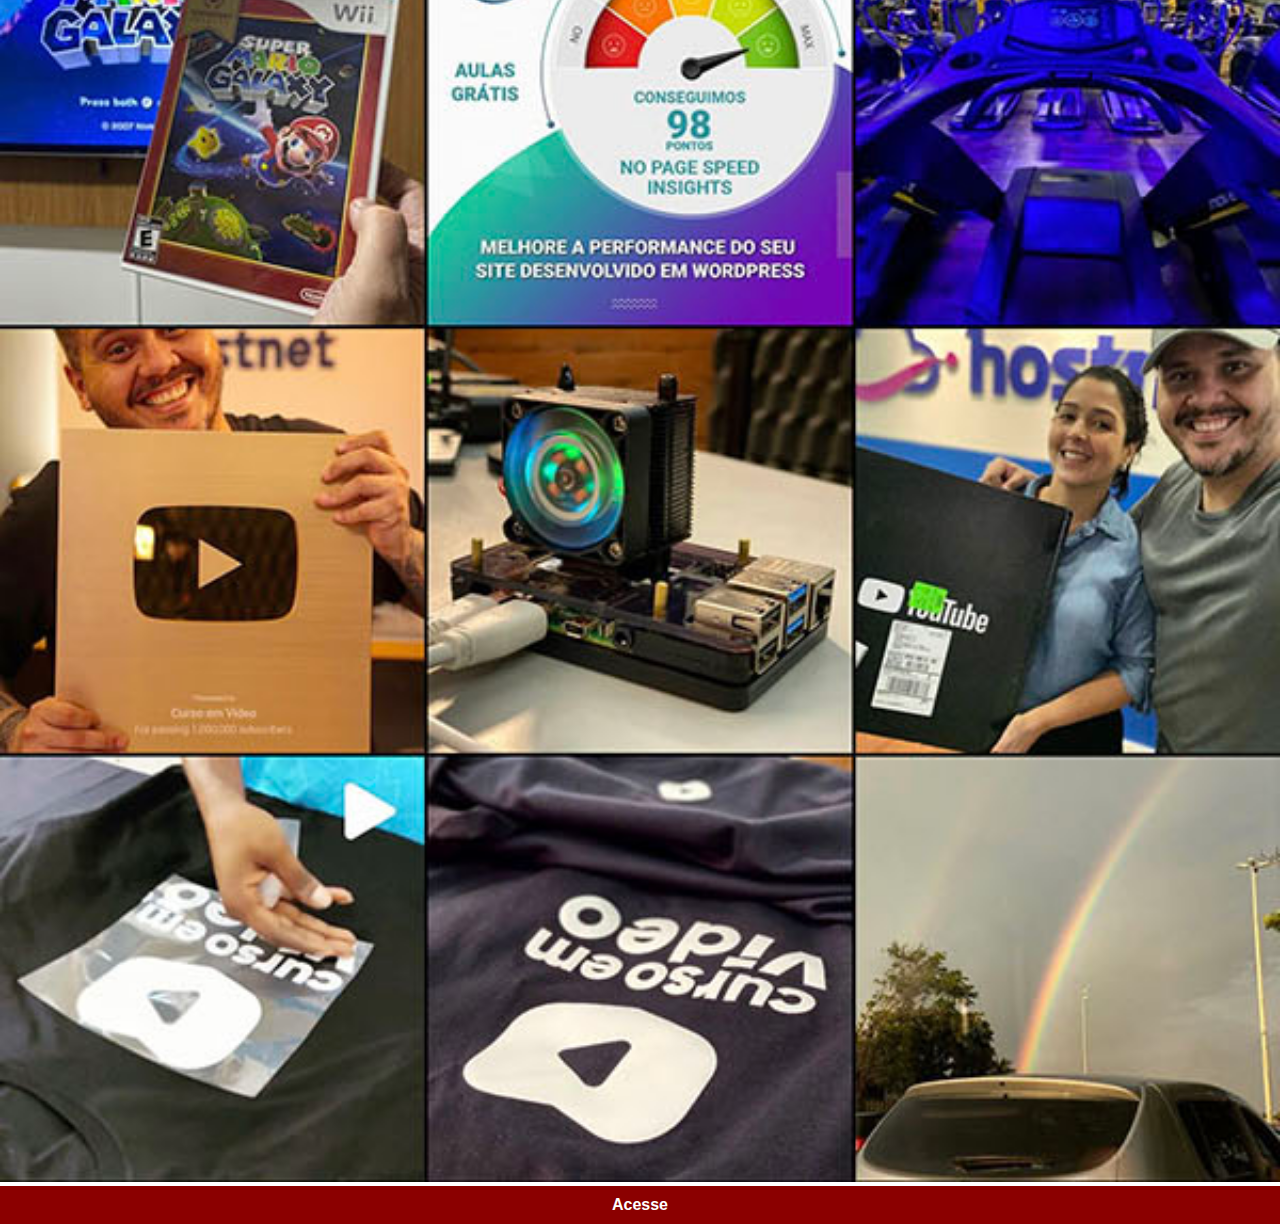
<file: Instagram.html>
<!DOCTYPE html>
<html lang="en">
<head>
    <meta charset="UTF-8">
    <meta http-equiv="X-UA-Compatible" content="IE=edge">
    <meta name="viewport" content="width=device-width, initial-scale=1.0">
    <title>Document</title>
    <link rel="stylesheet" href="estilos/social.css">
</head>
<body>
    <img src="imagens/tela-instagram.jpg" alt="Instagram">
    <a href="https://www.instagram.com/gustavoguanabara/" target="_blank">Acesse</a>
</body>
</html>
</file>
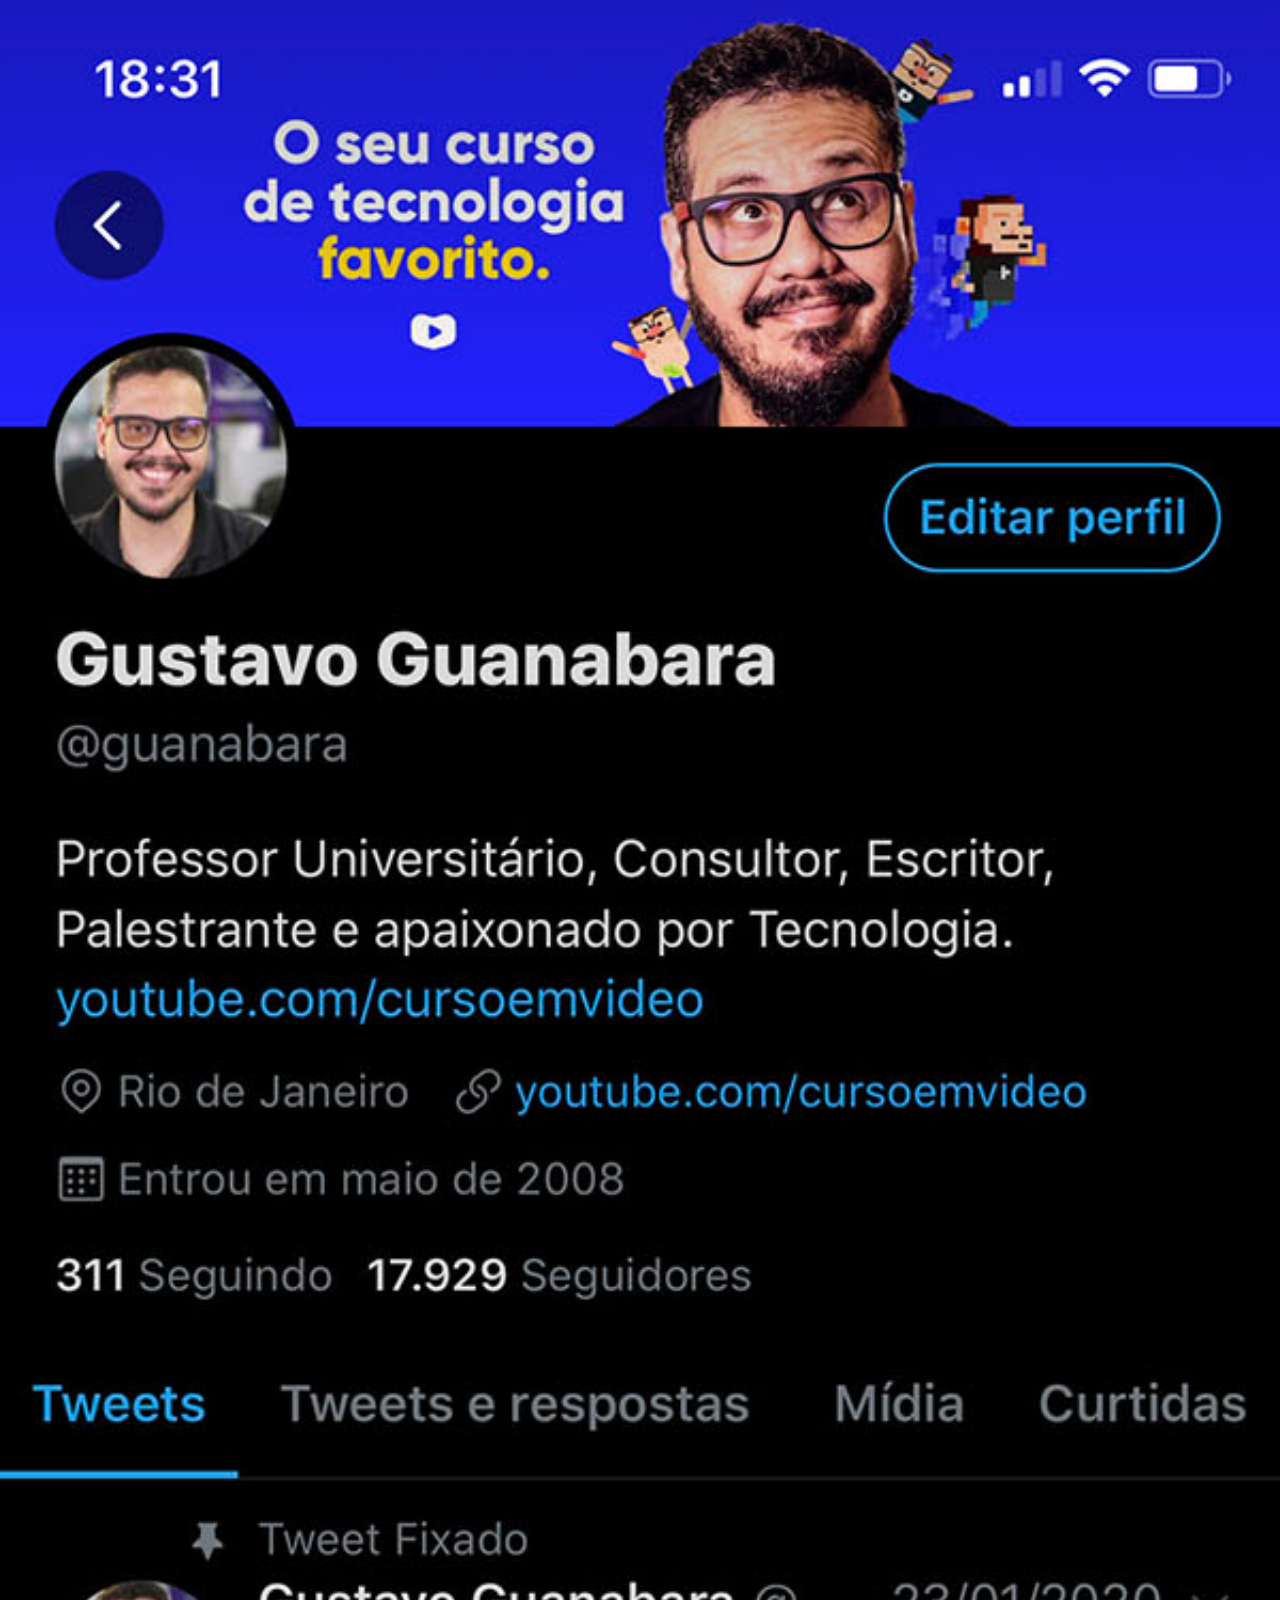
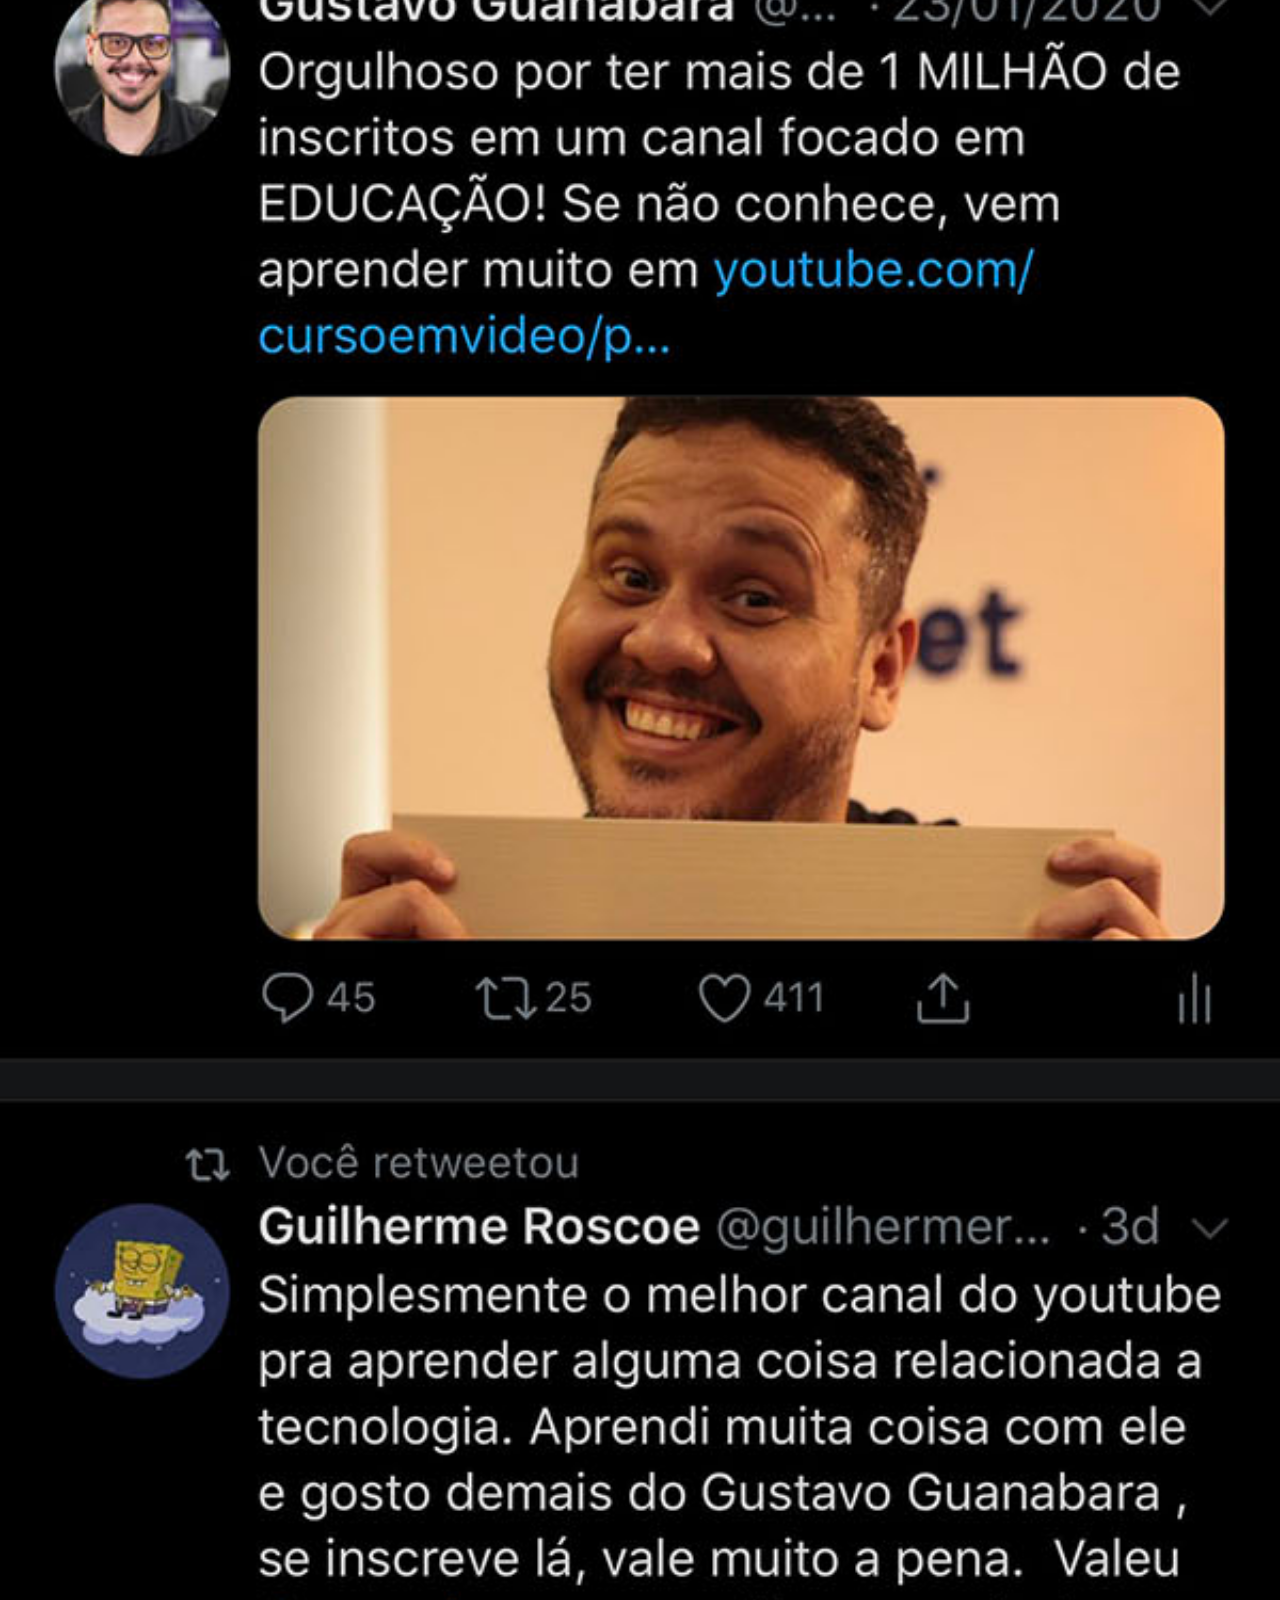
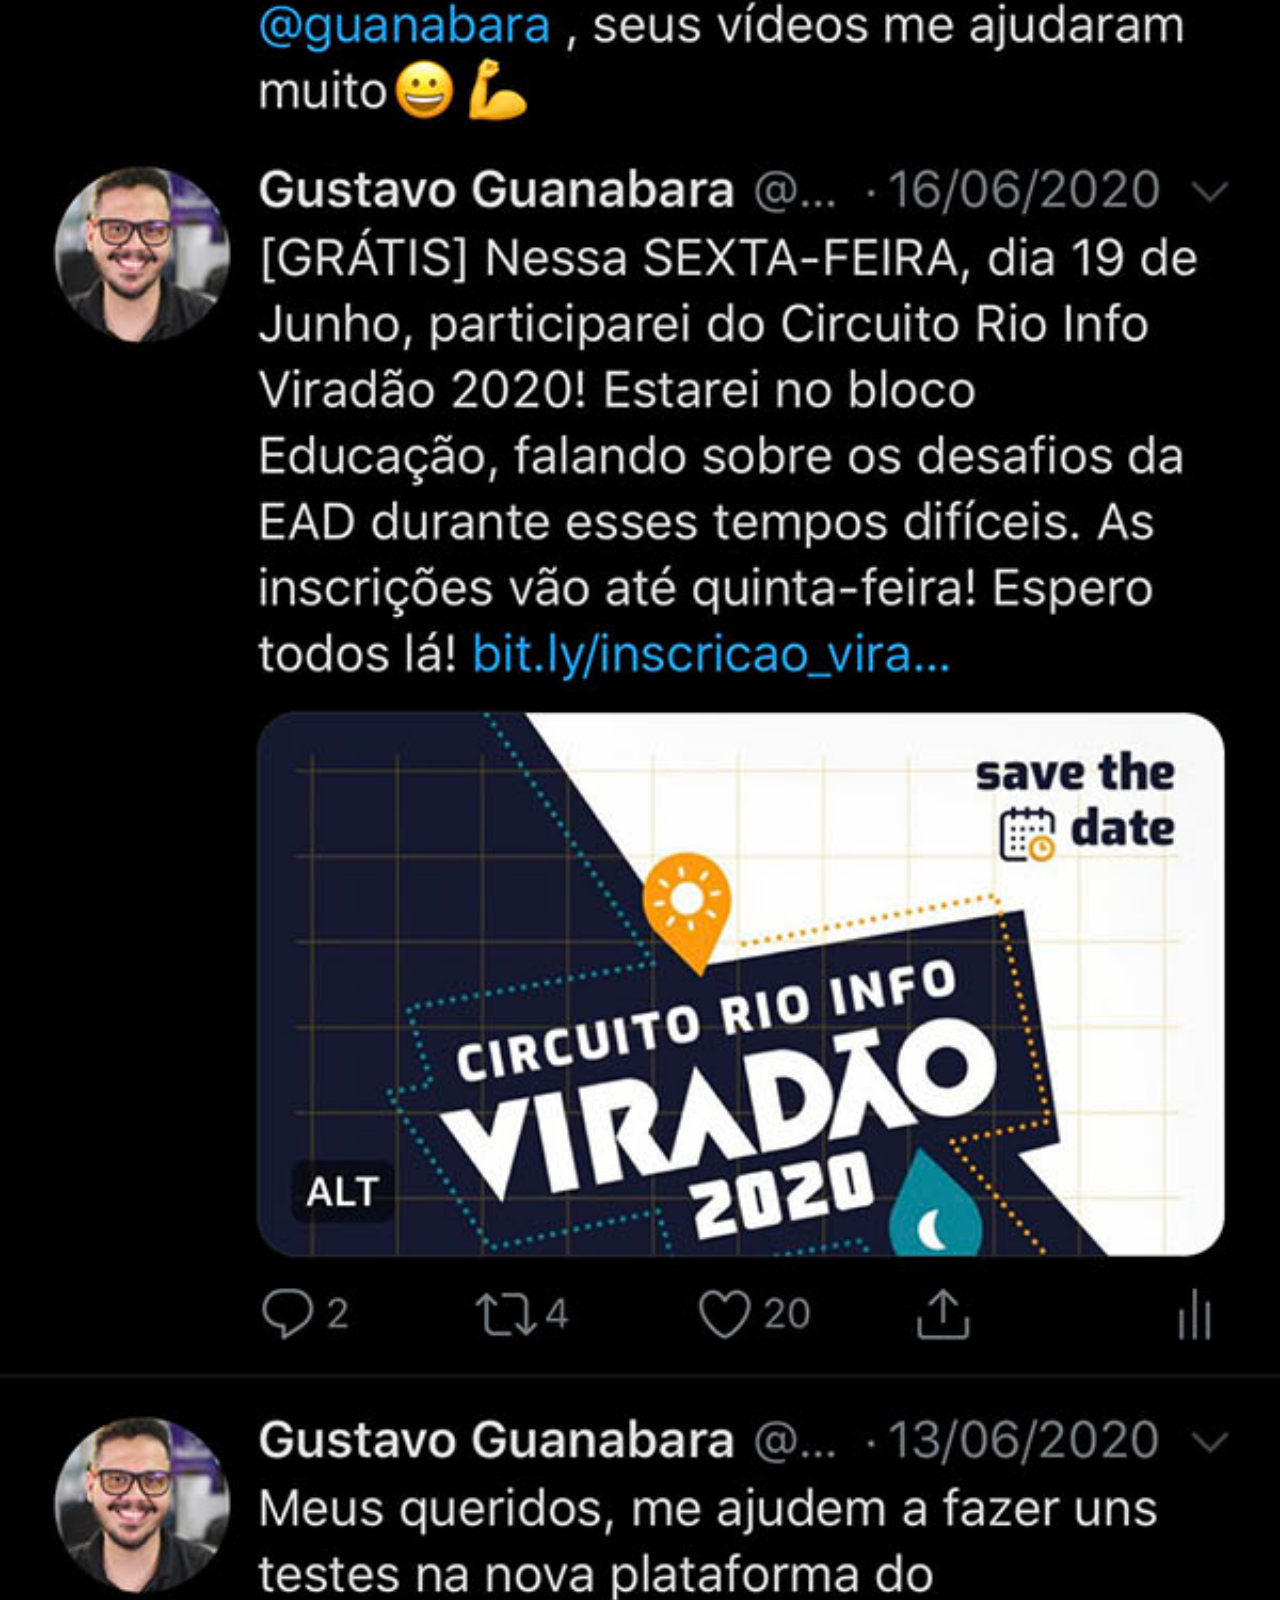
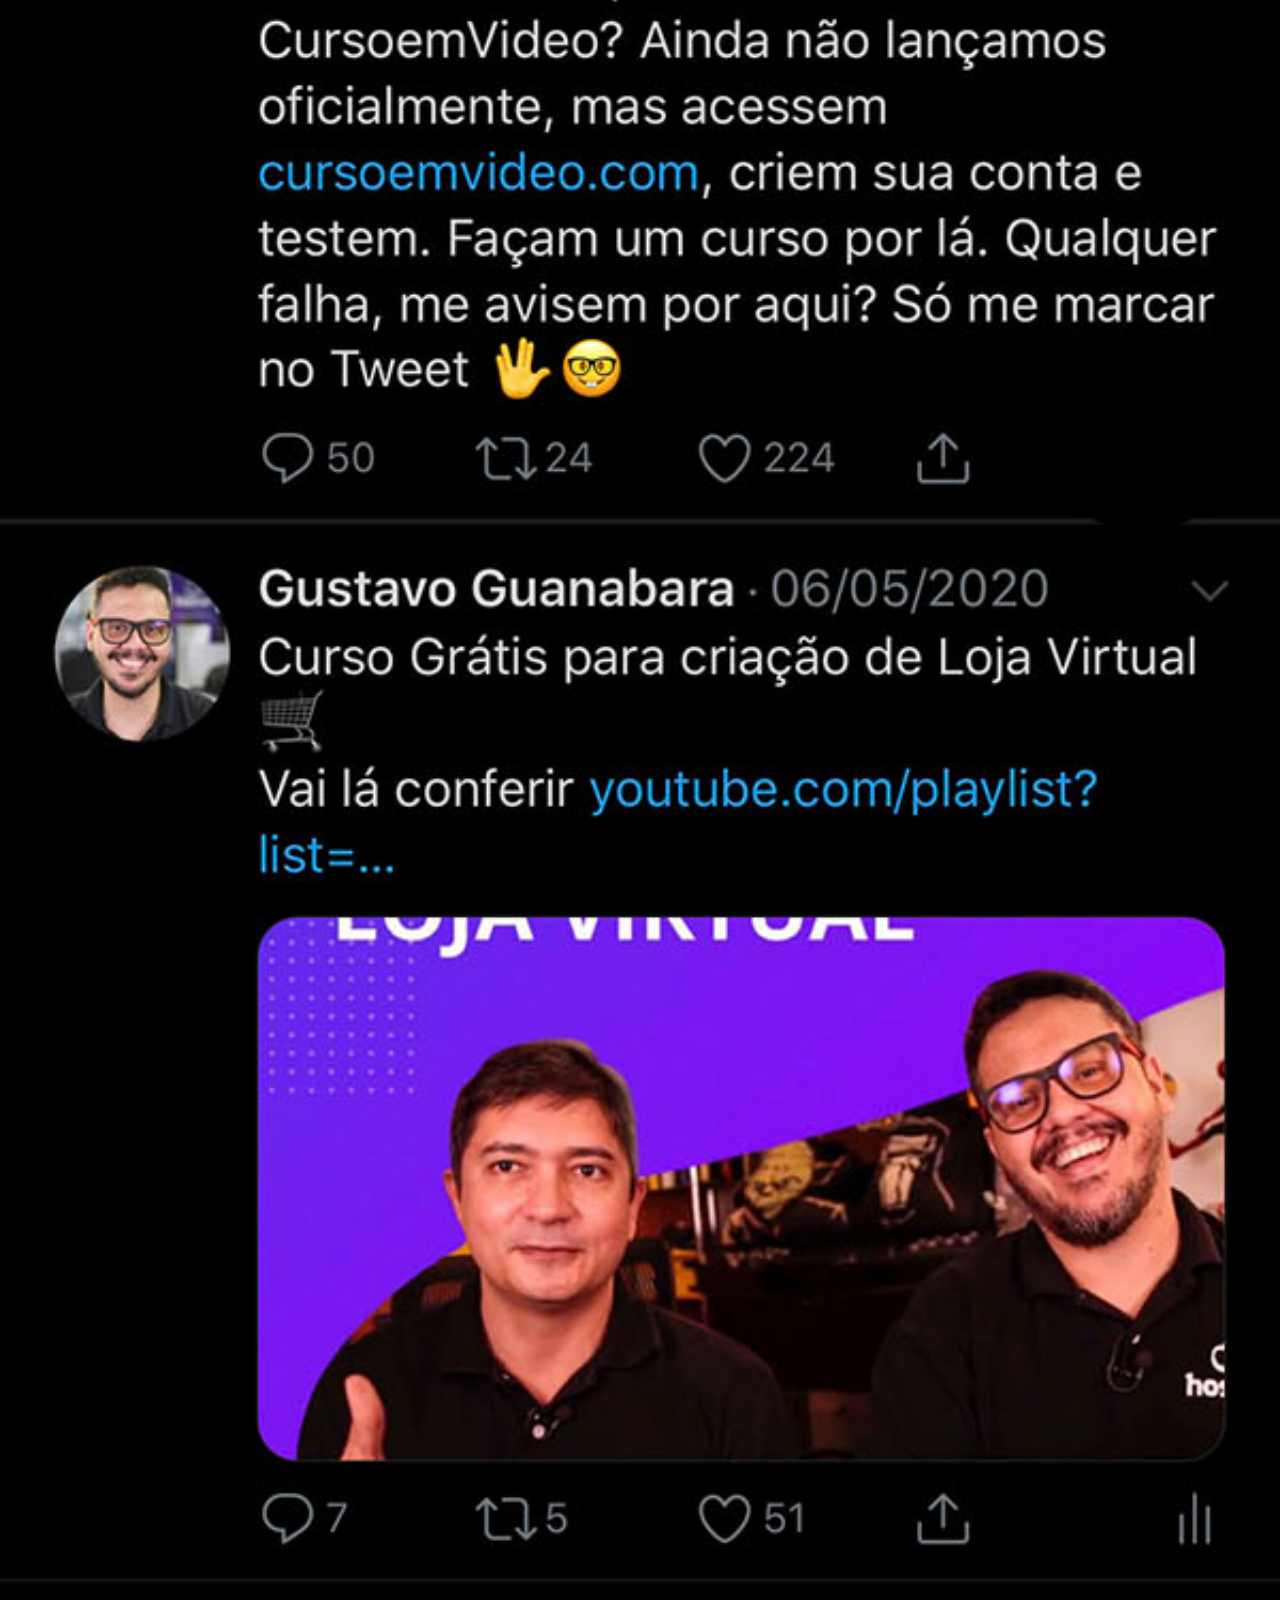
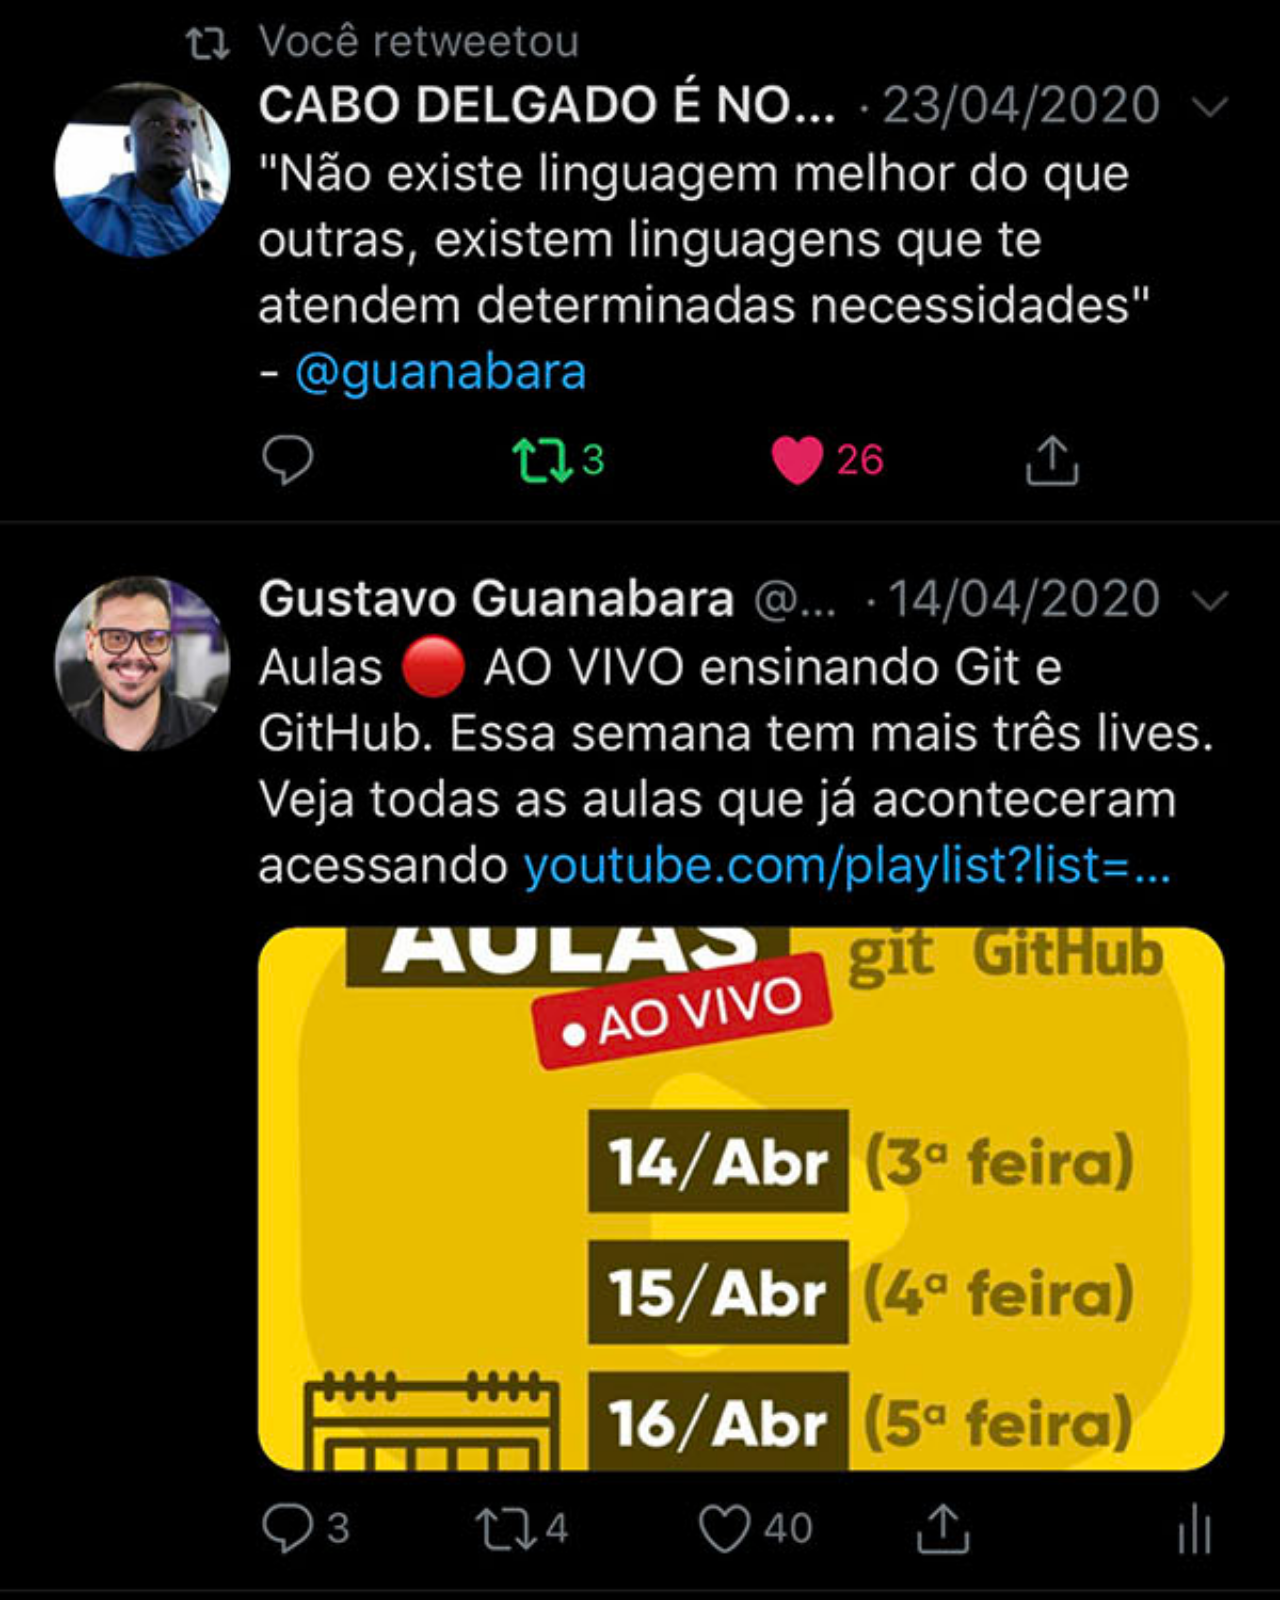
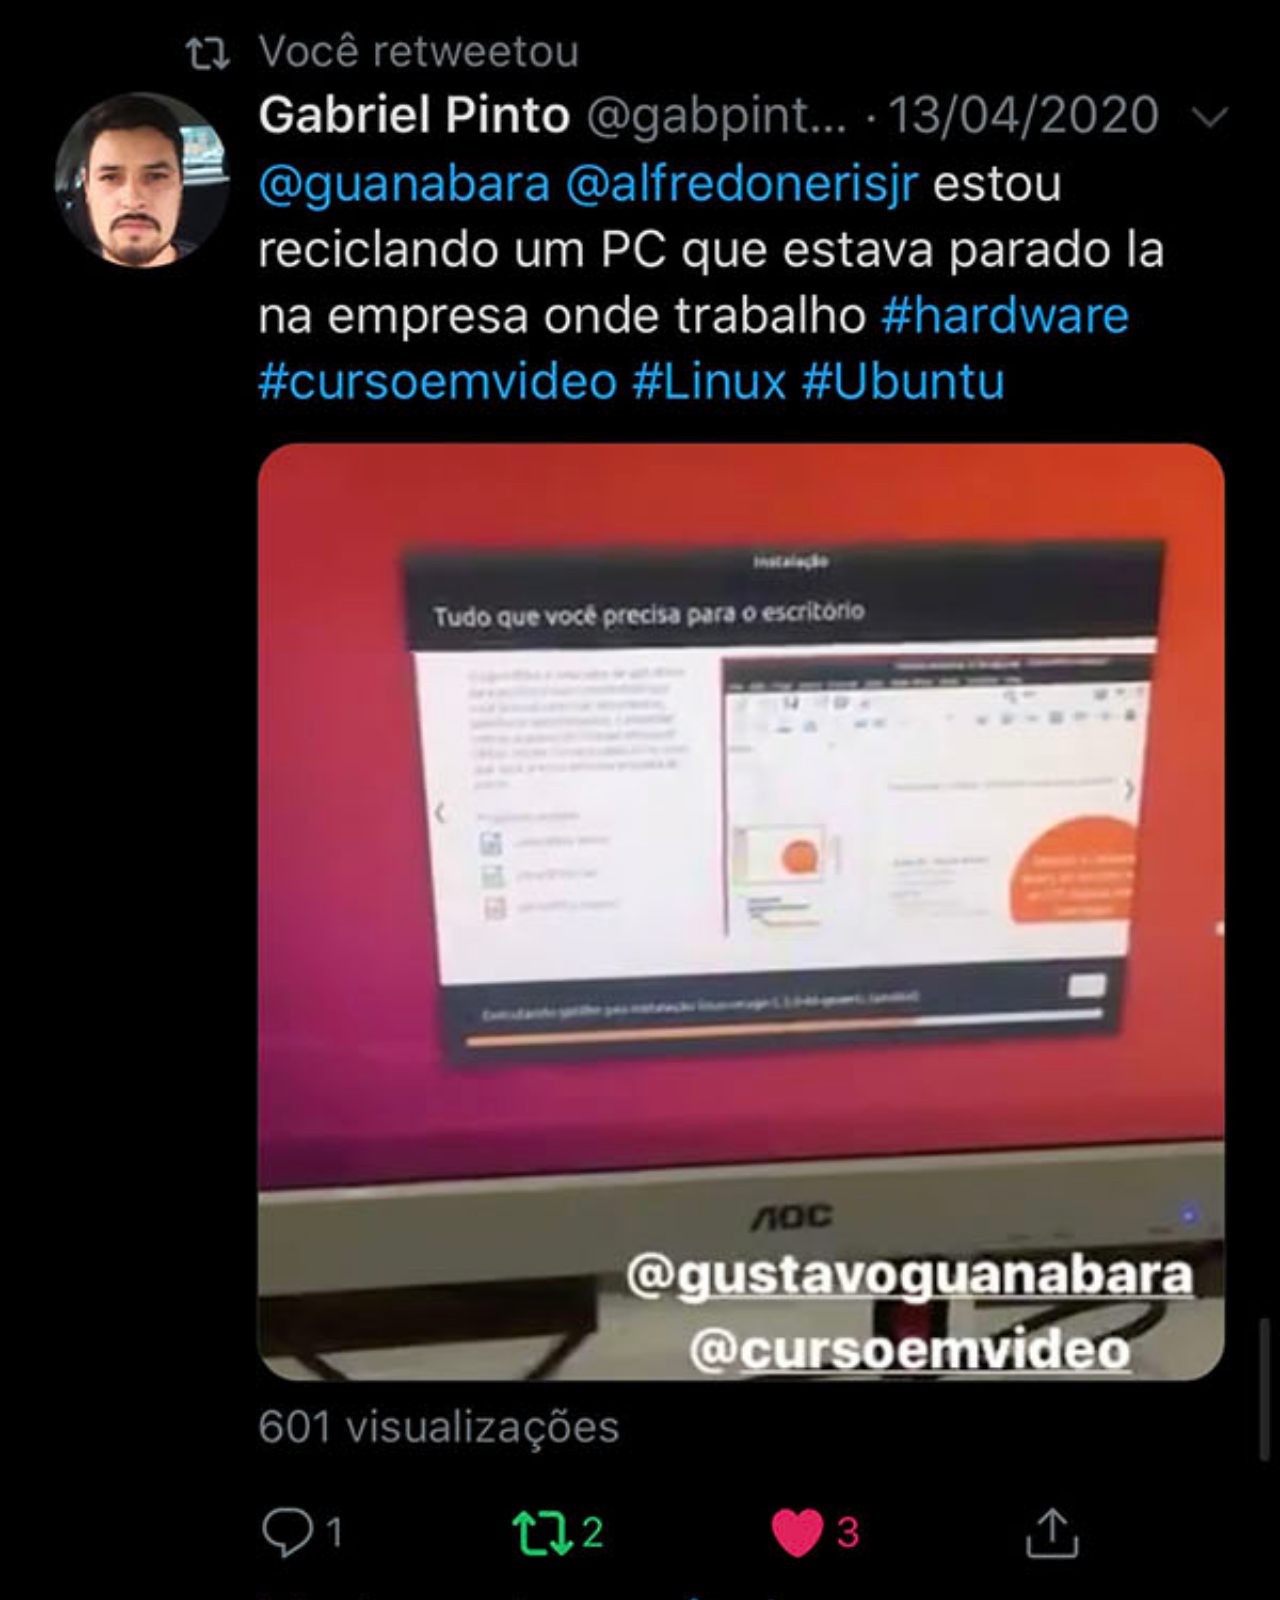
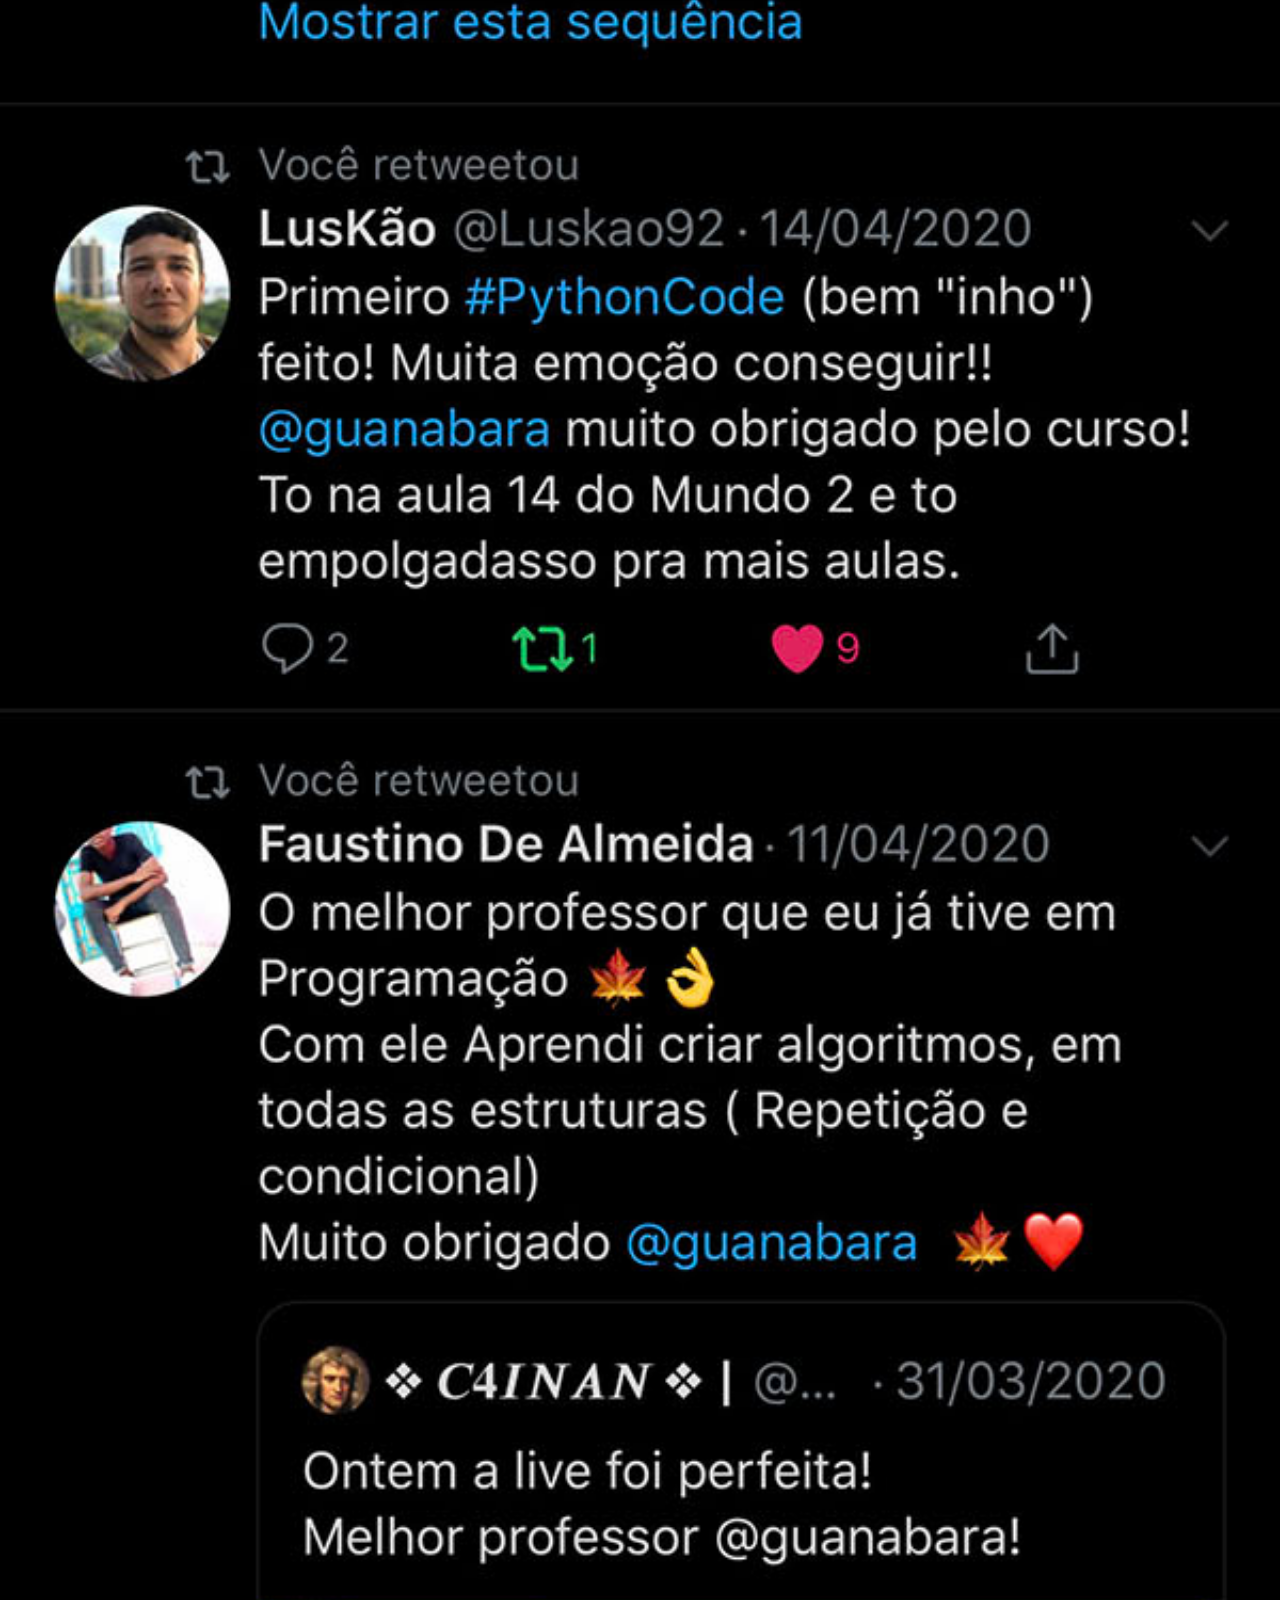
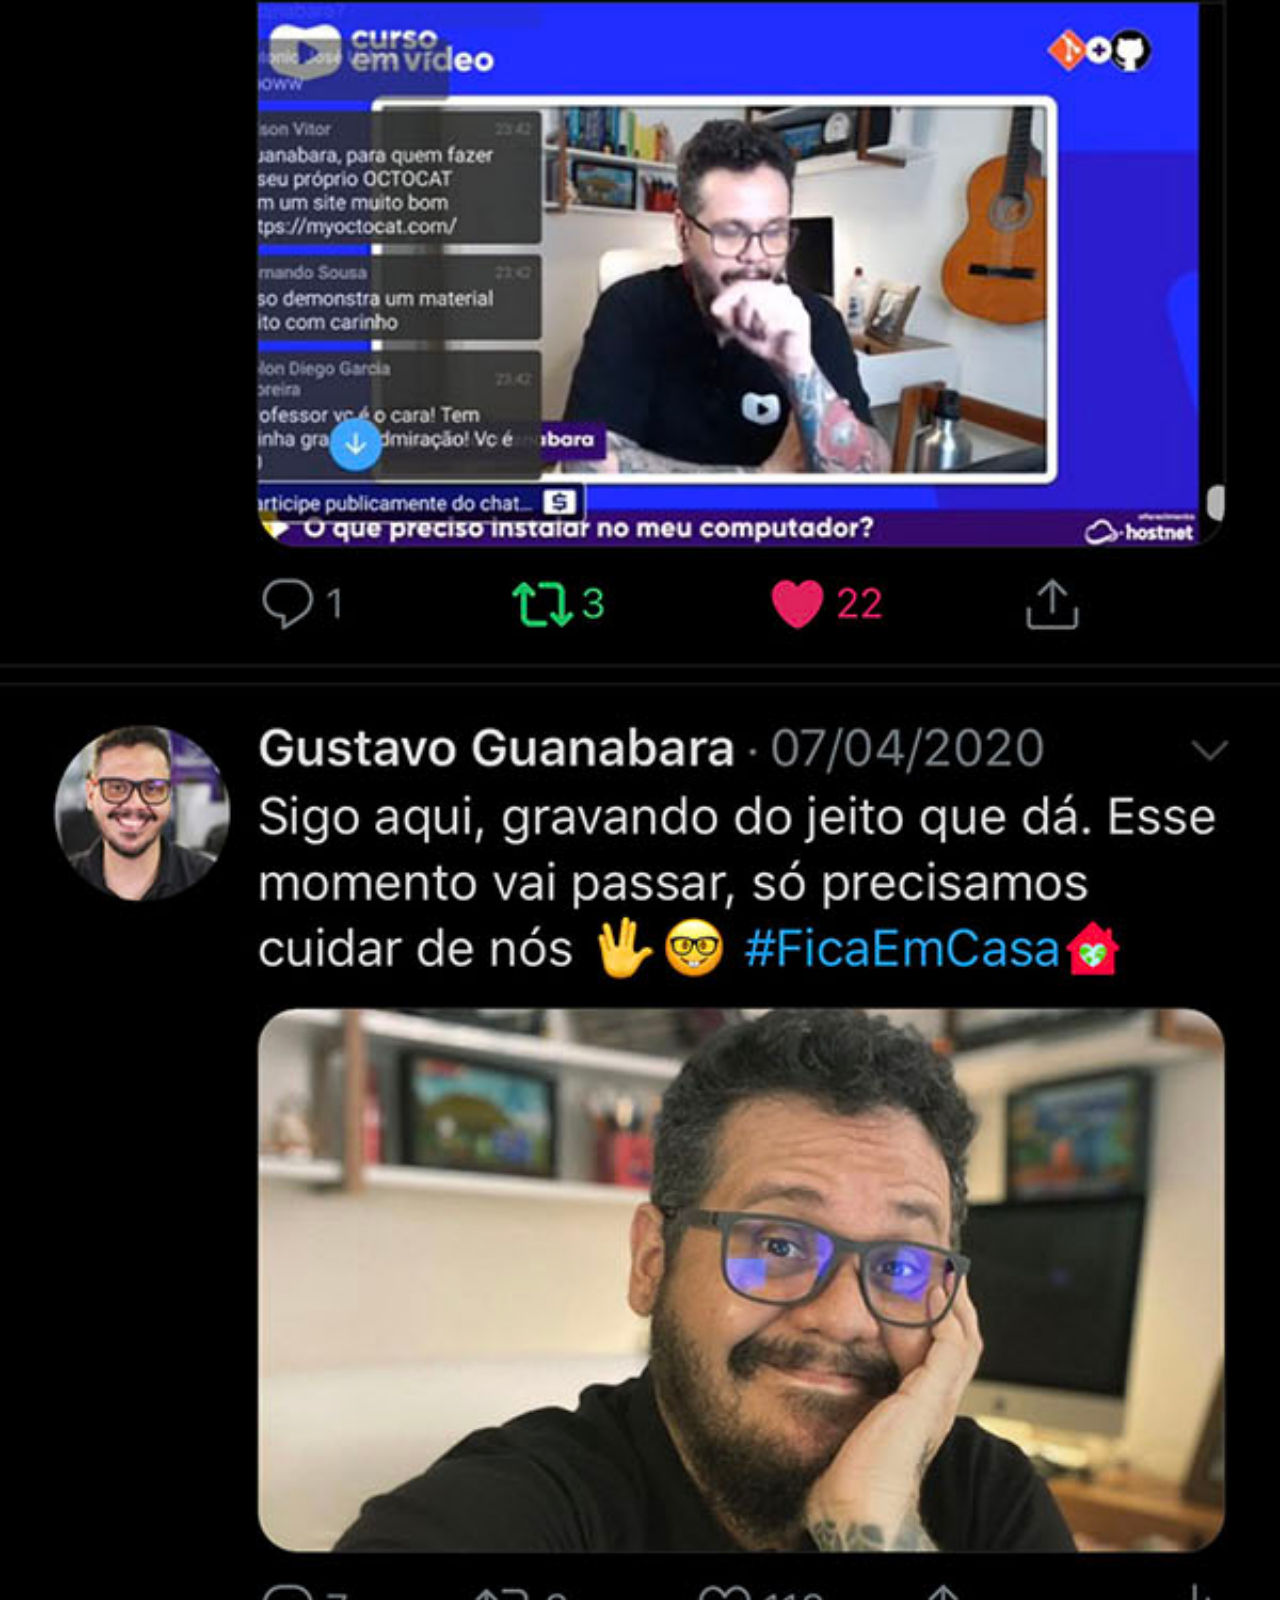
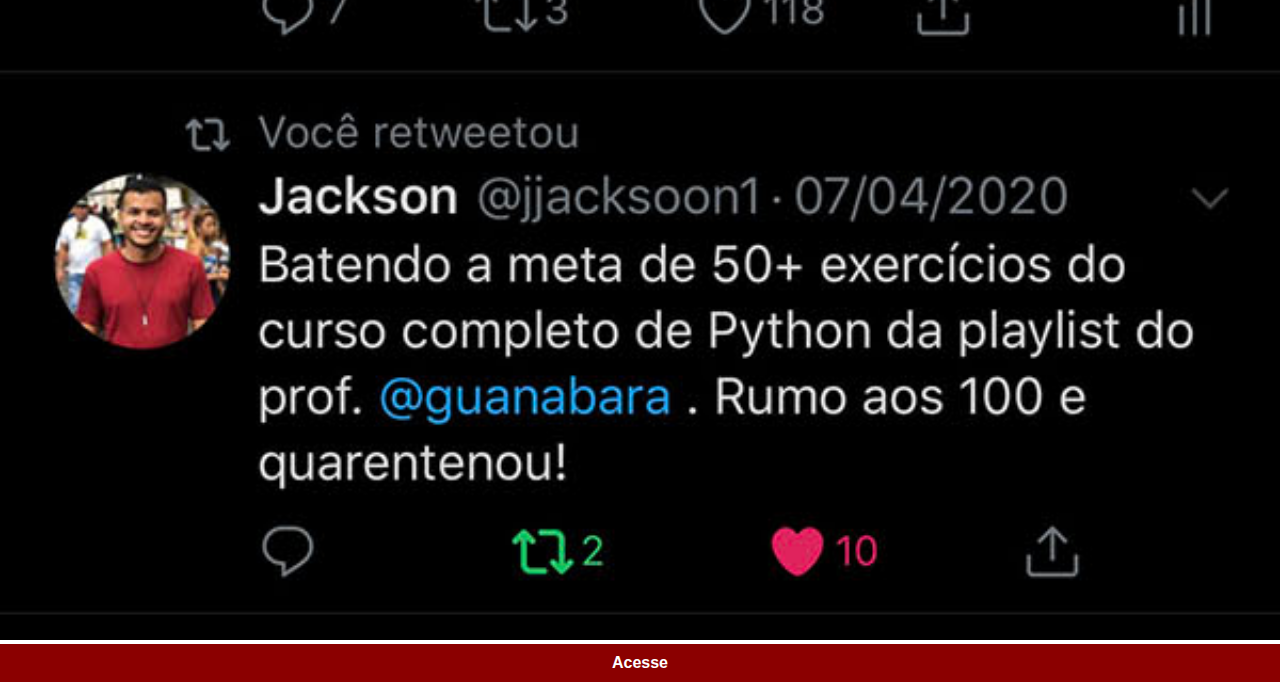
<file: twitter.html>
<!DOCTYPE html>
<html lang="en">
<head>
    <meta charset="UTF-8">
    <meta http-equiv="X-UA-Compatible" content="IE=edge">
    <meta name="viewport" content="width=device-width, initial-scale=1.0">
    <title>Document</title>
    <link rel="stylesheet" href="estilos/social.css">
</head>
<body>
    <img src="imagens/tela-twitter.jpg" alt="twitter">
    <a href="https://twitter.com/guanabara" target="_blank">Acesse</a>
</body>
</html>
</file>
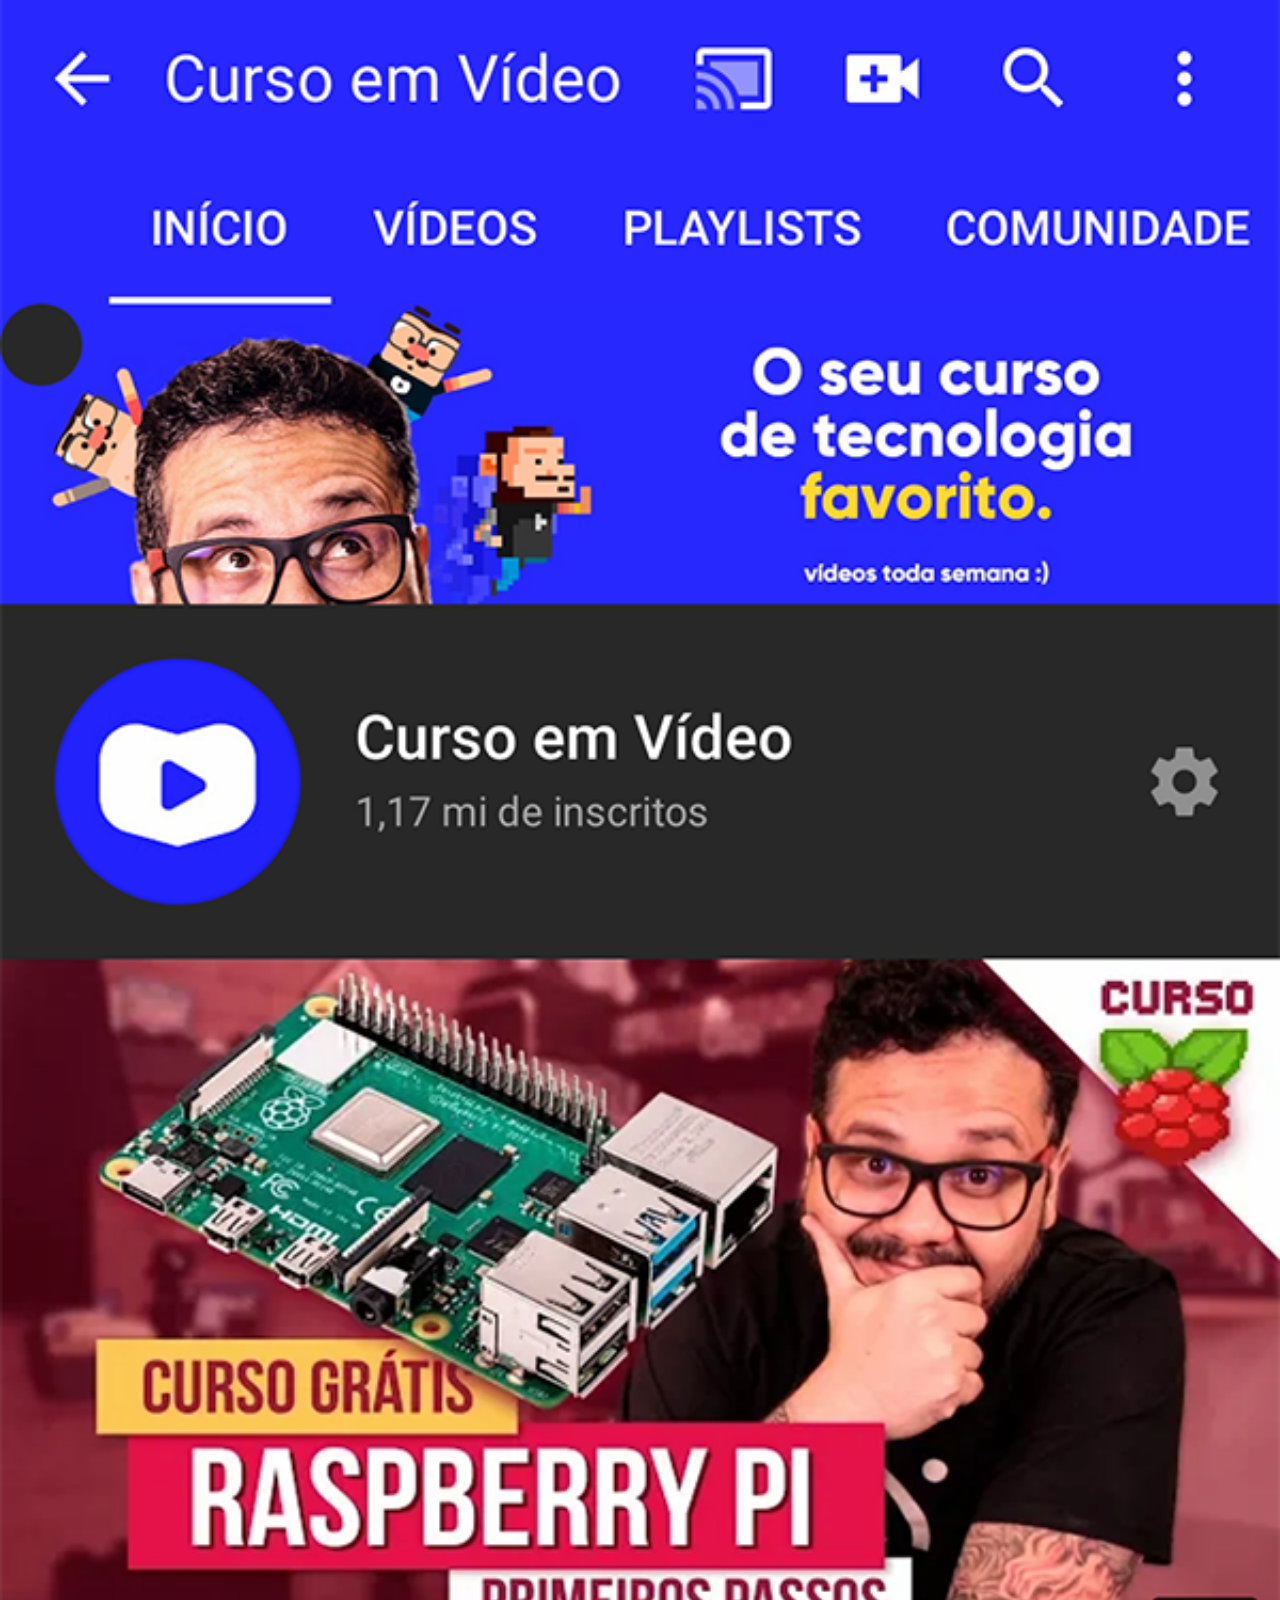
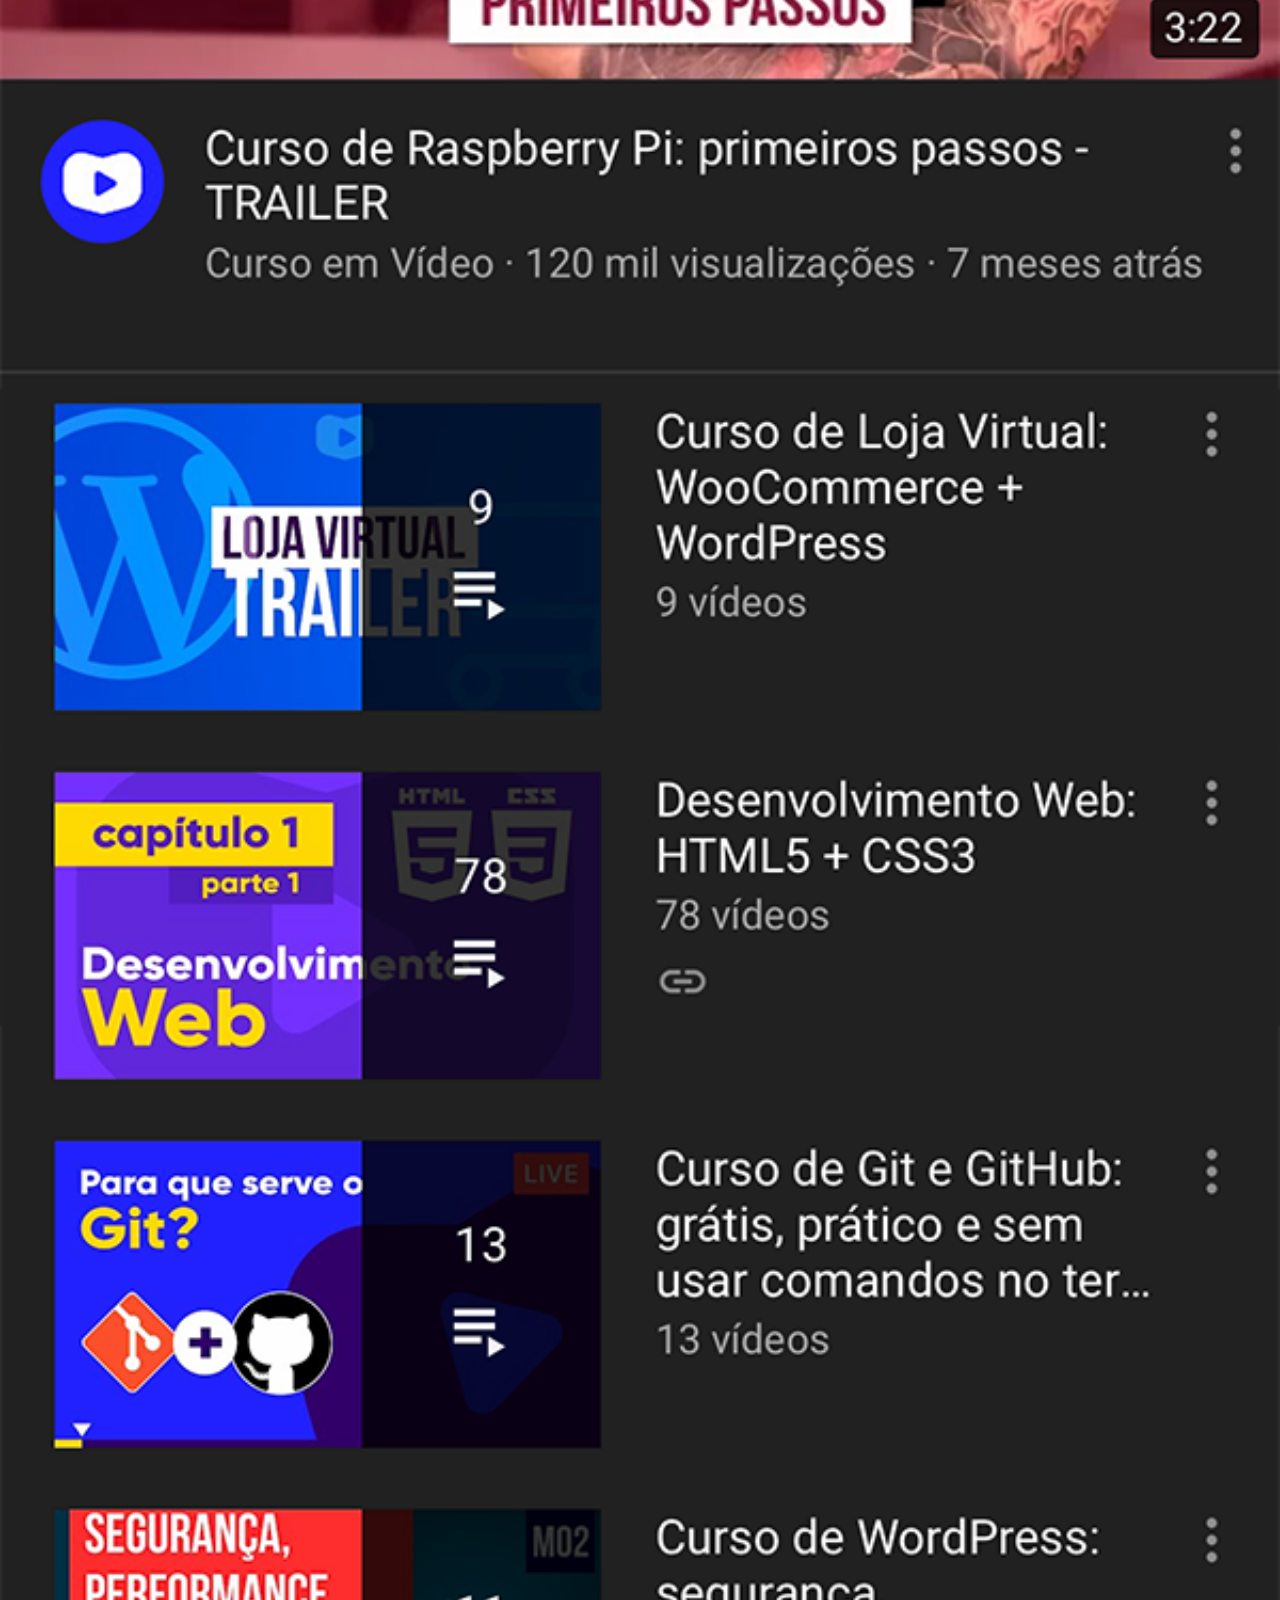
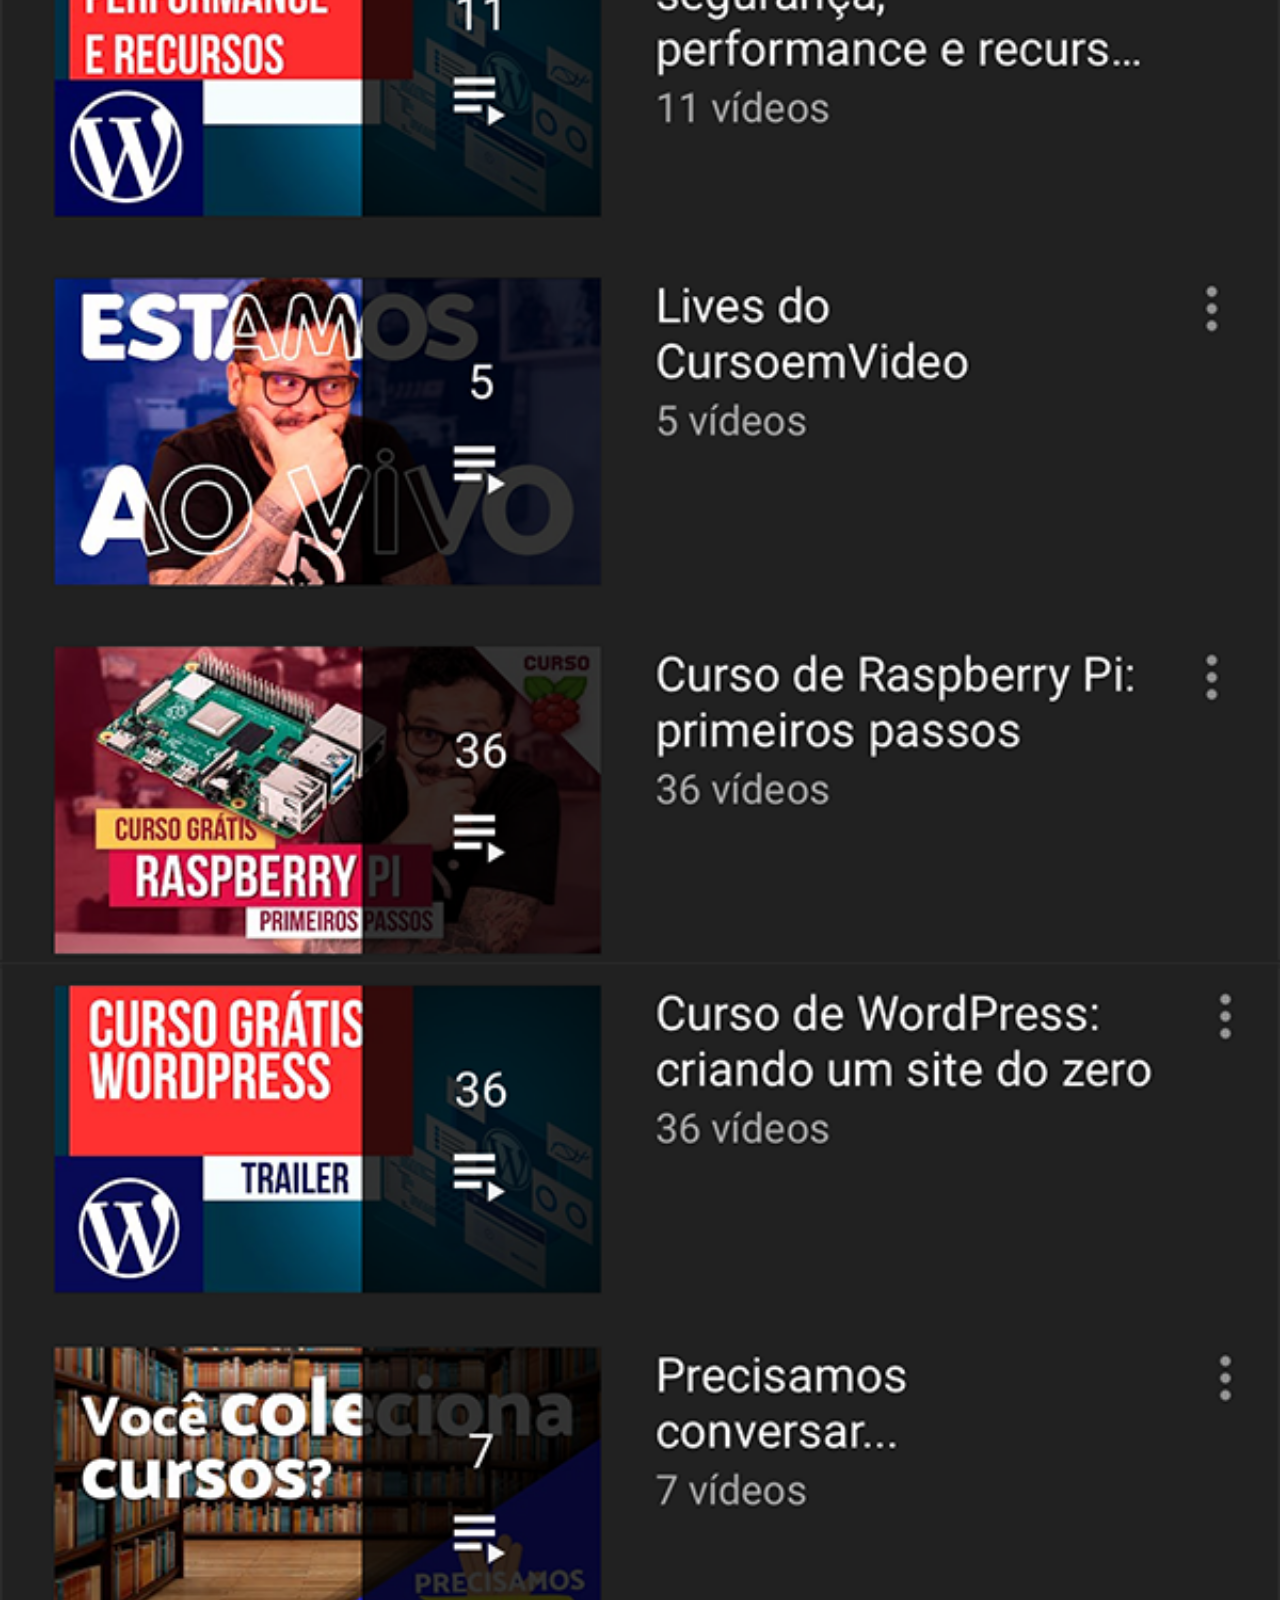
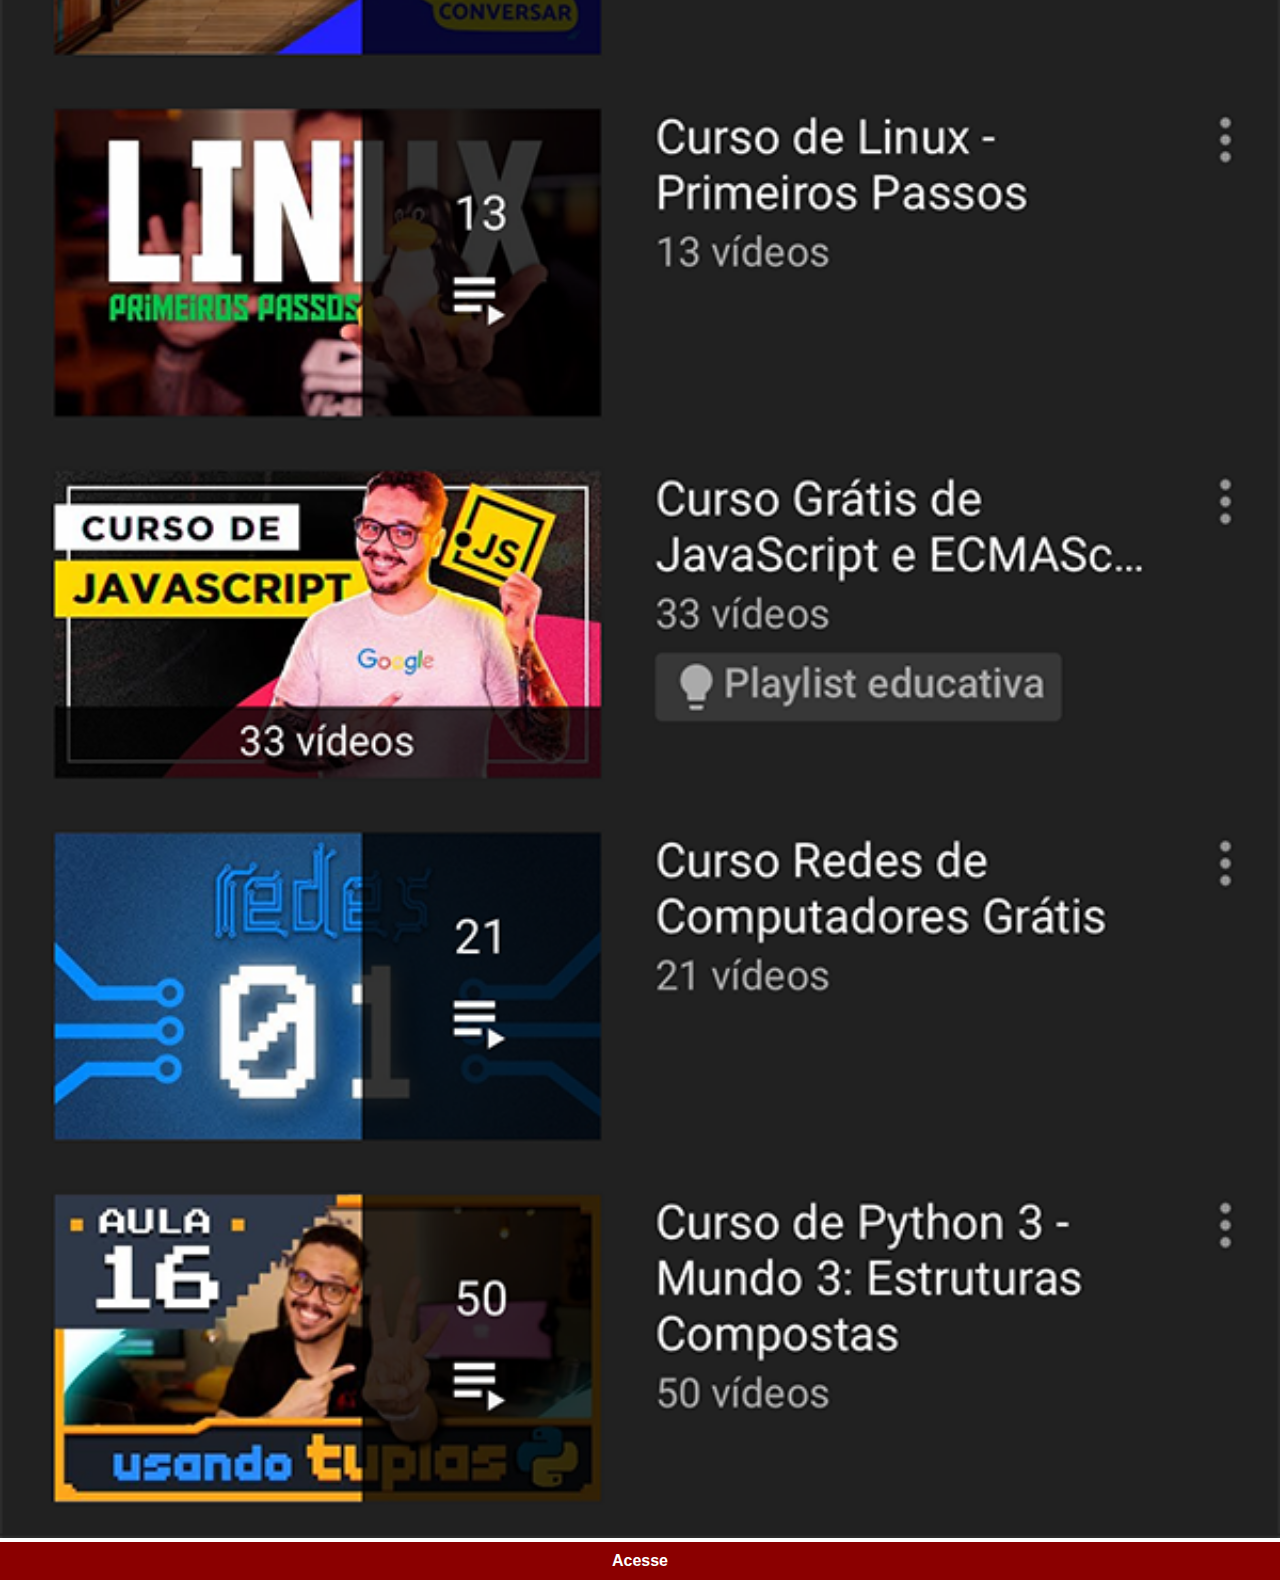
<file: youtube.html>
<!DOCTYPE html>
<html lang="pt-br">
<head>
    <meta charset="UTF-8">
    <meta http-equiv="X-UA-Compatible" content="IE=edge">
    <meta name="viewport" content="width=device-width, initial-scale=1.0">
    <link rel="stylesheet" href="estilos/social.css">
    <title>Youtube</title>
    <style>
    </style>
</head>
<body>
    <img src="imagens/tela-youtube.png" alt="Youtube">
    <a href="https://www.youtube.com/c/CursoemVídeo/playlists" target="_blank">Acesse</a>
</body>
</html>
</file>
<file: estilos/style.css>
@charset "UTF-8";
*{
    margin: 0px;
    padding: 0px;
    font-family: Arial, Helvetica, sans-serif;
}

::-webkit-scrollbar{
    width: 0px;
    height: 0px;
}

html, body{ 
    height: 100%;
    width: 100%;
    background-color: black;
}

body{ 
    background: url(../imagens/fundo-madeira.jpg)no-repeat top center;
    background-size: cover;
    background-attachment: fixed ;
}

main{
    position: relative;
    height: 97vh;
}
section#telefone{
    position: absolute;
    top: 50%;
    left: 50%;
    transform: translate(-50%,-50%);

    width: 311px;
    height: 627px;
    background: url(../imagens/frame-iphone.png) no-repeat;
}

#tela{
    position: relative;
    top: 80px;
    left: 22px;
    width: 267px;
    height: 471px;
}

#redes-sociais{
    text-align: right;
}

#redes-sociais > a > img{
    width: 50px;
    height: 50px;
    border-radius: 50%;
    box-shadow: 2px 2px 7px black;
    box-sizing: border-box;
}
#redes-sociais img:hover{
    border: 2px solid white ;
    transform: translate(-3px, -3px);
    box-shadow: 5px 5px 10px black;
    transition: 1s;
}
</file>
<file: estilos/social.css>
@charset "UTF8";

*{
    margin: 0px;
    padding: 0px;
    font-family: Arial, Helvetica, sans-serif;
}

::-webkit-scrollbar{
    width: 0px;
    height: 0px;
}

img{
    width: 100vw;
}
a{
    background-color: darkred;
    padding: 10px;
    display: block;
    font-weight: bolder;
    text-align: center;
    text-decoration: none;
    color: white;
}
a:hover{
    background-color: red;
}
</file>
